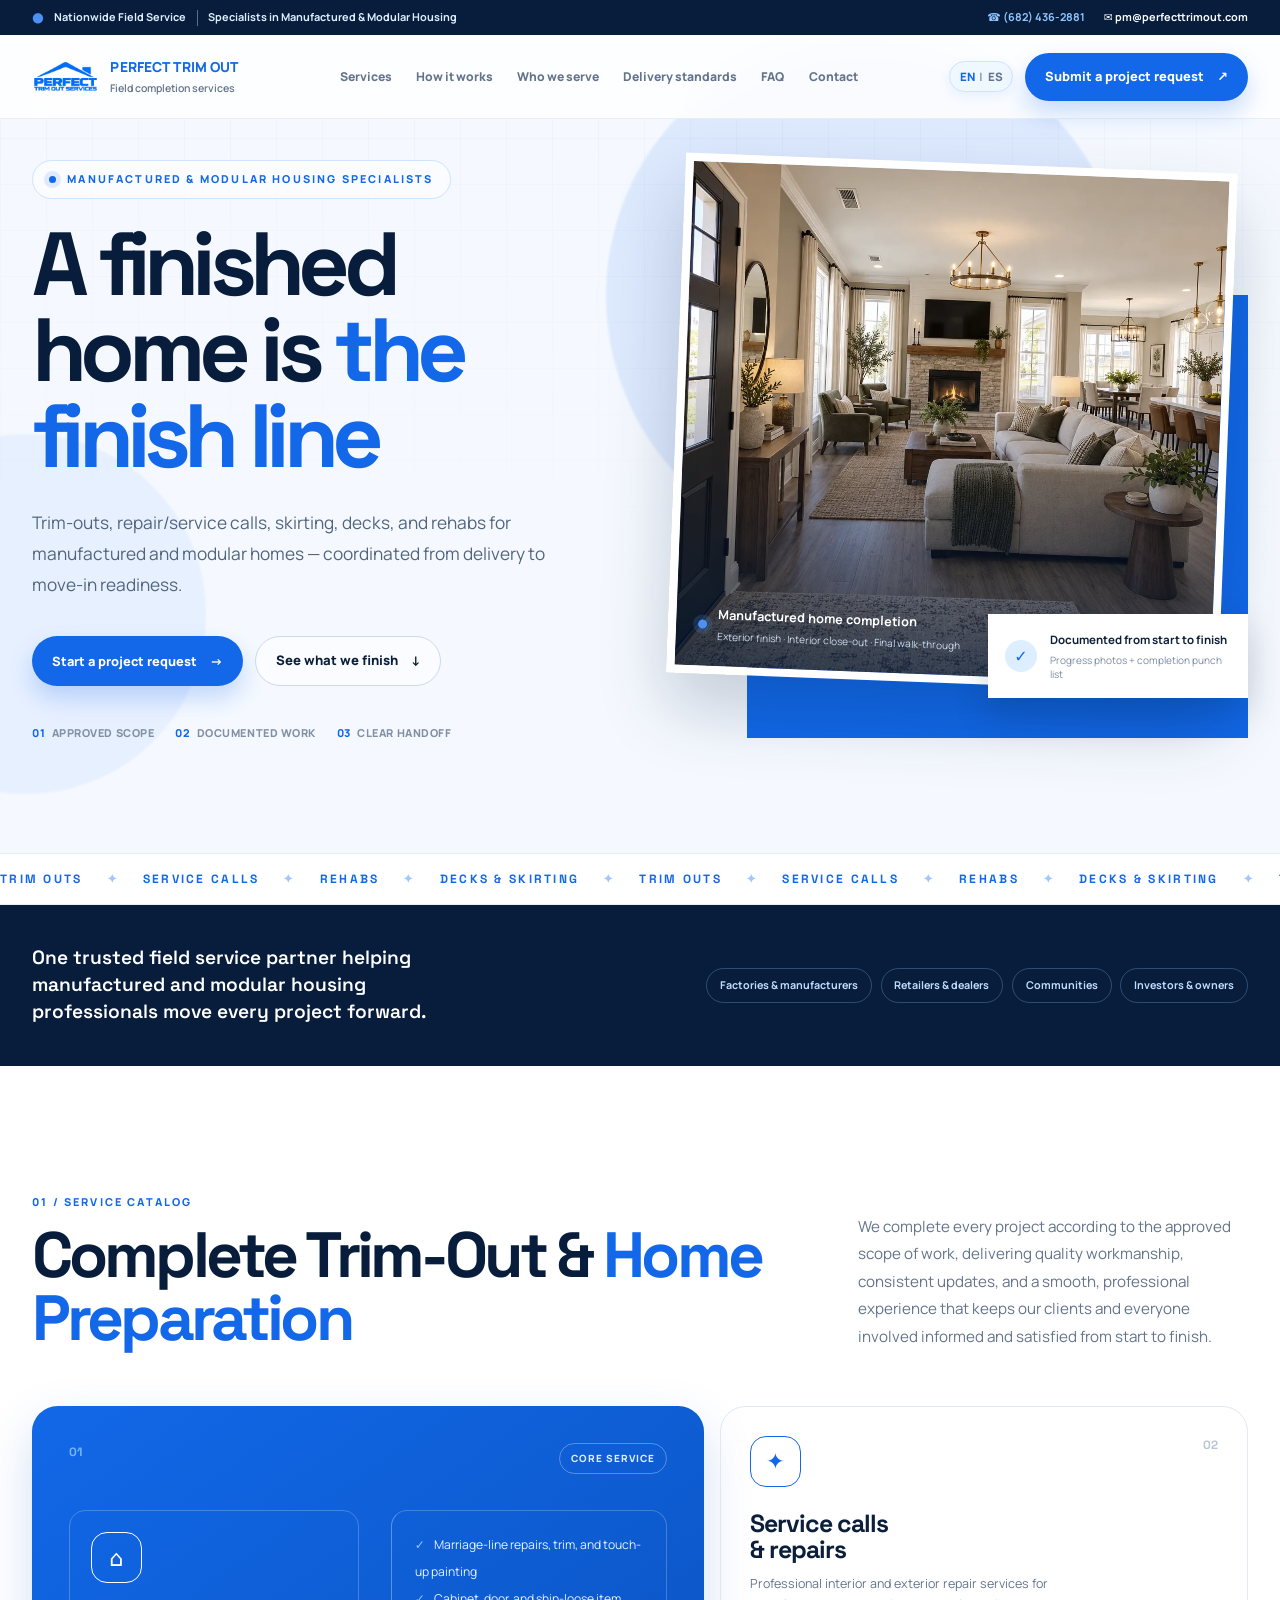
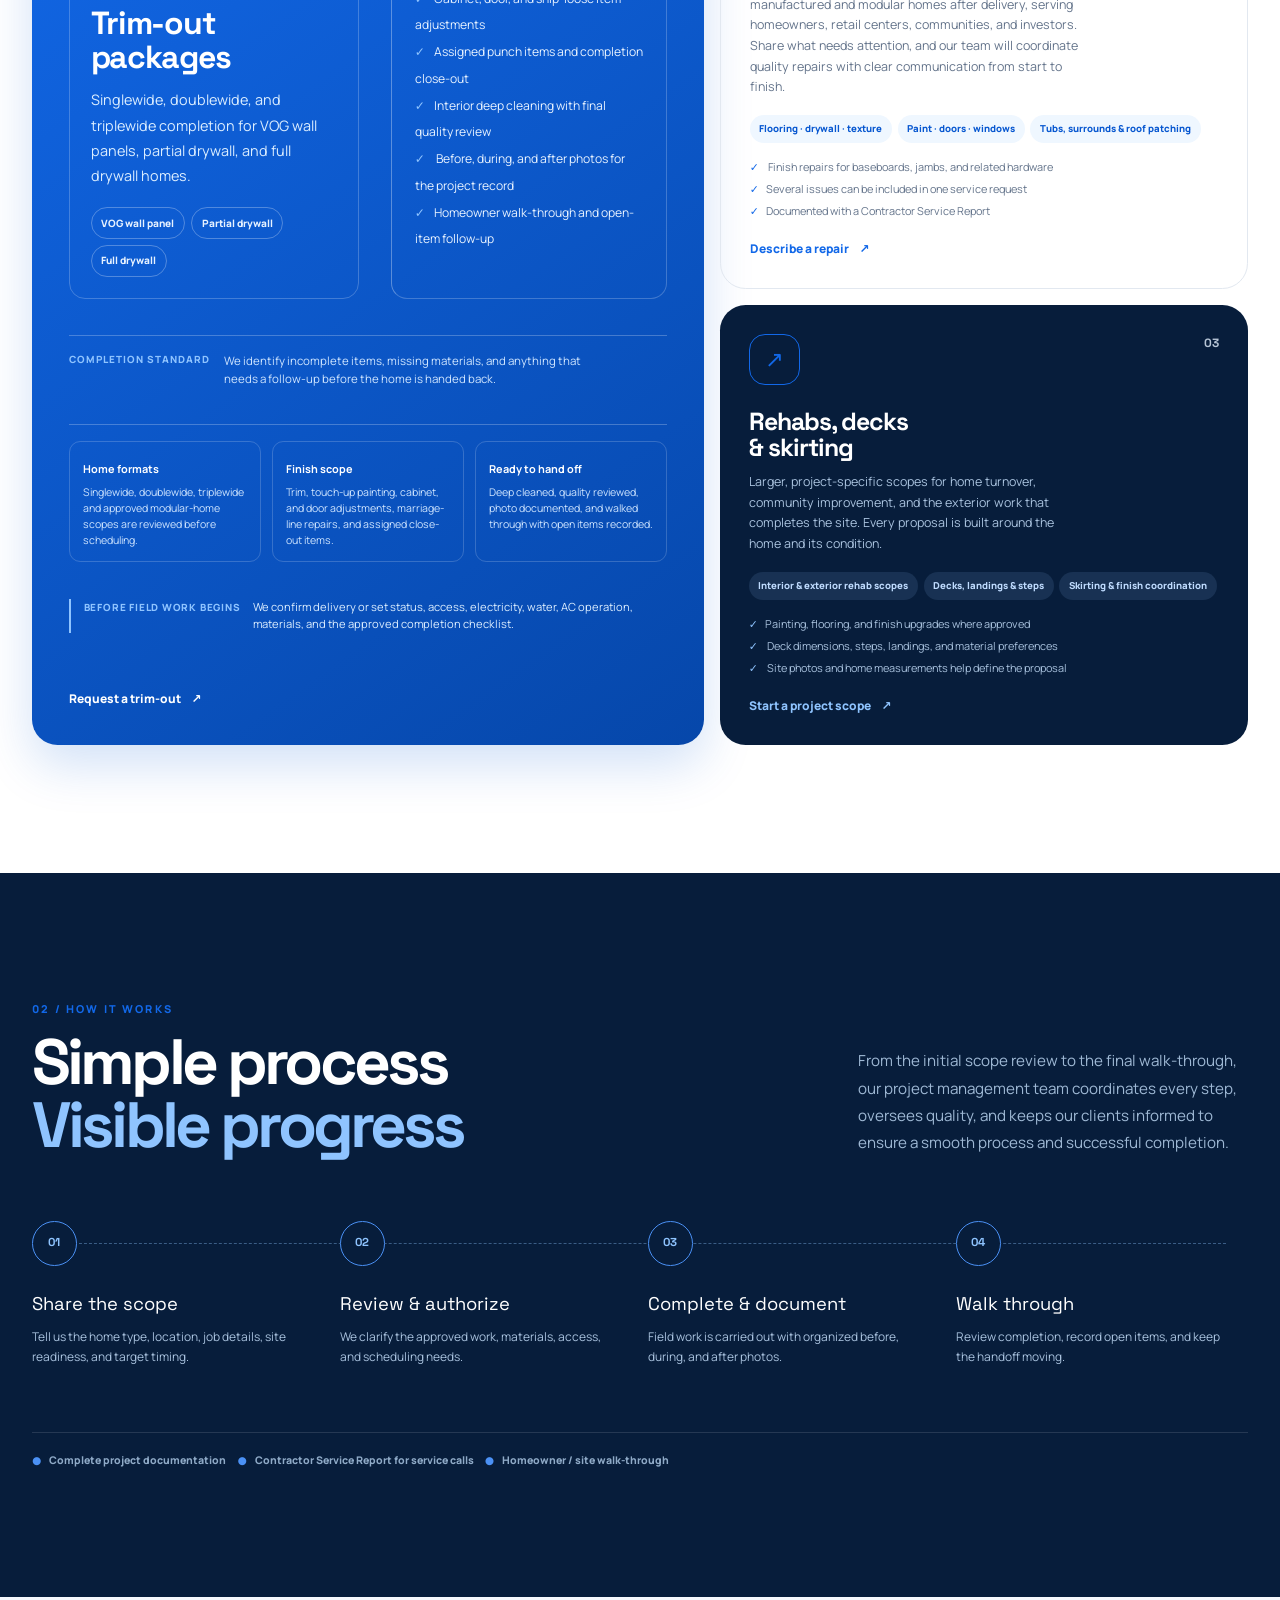
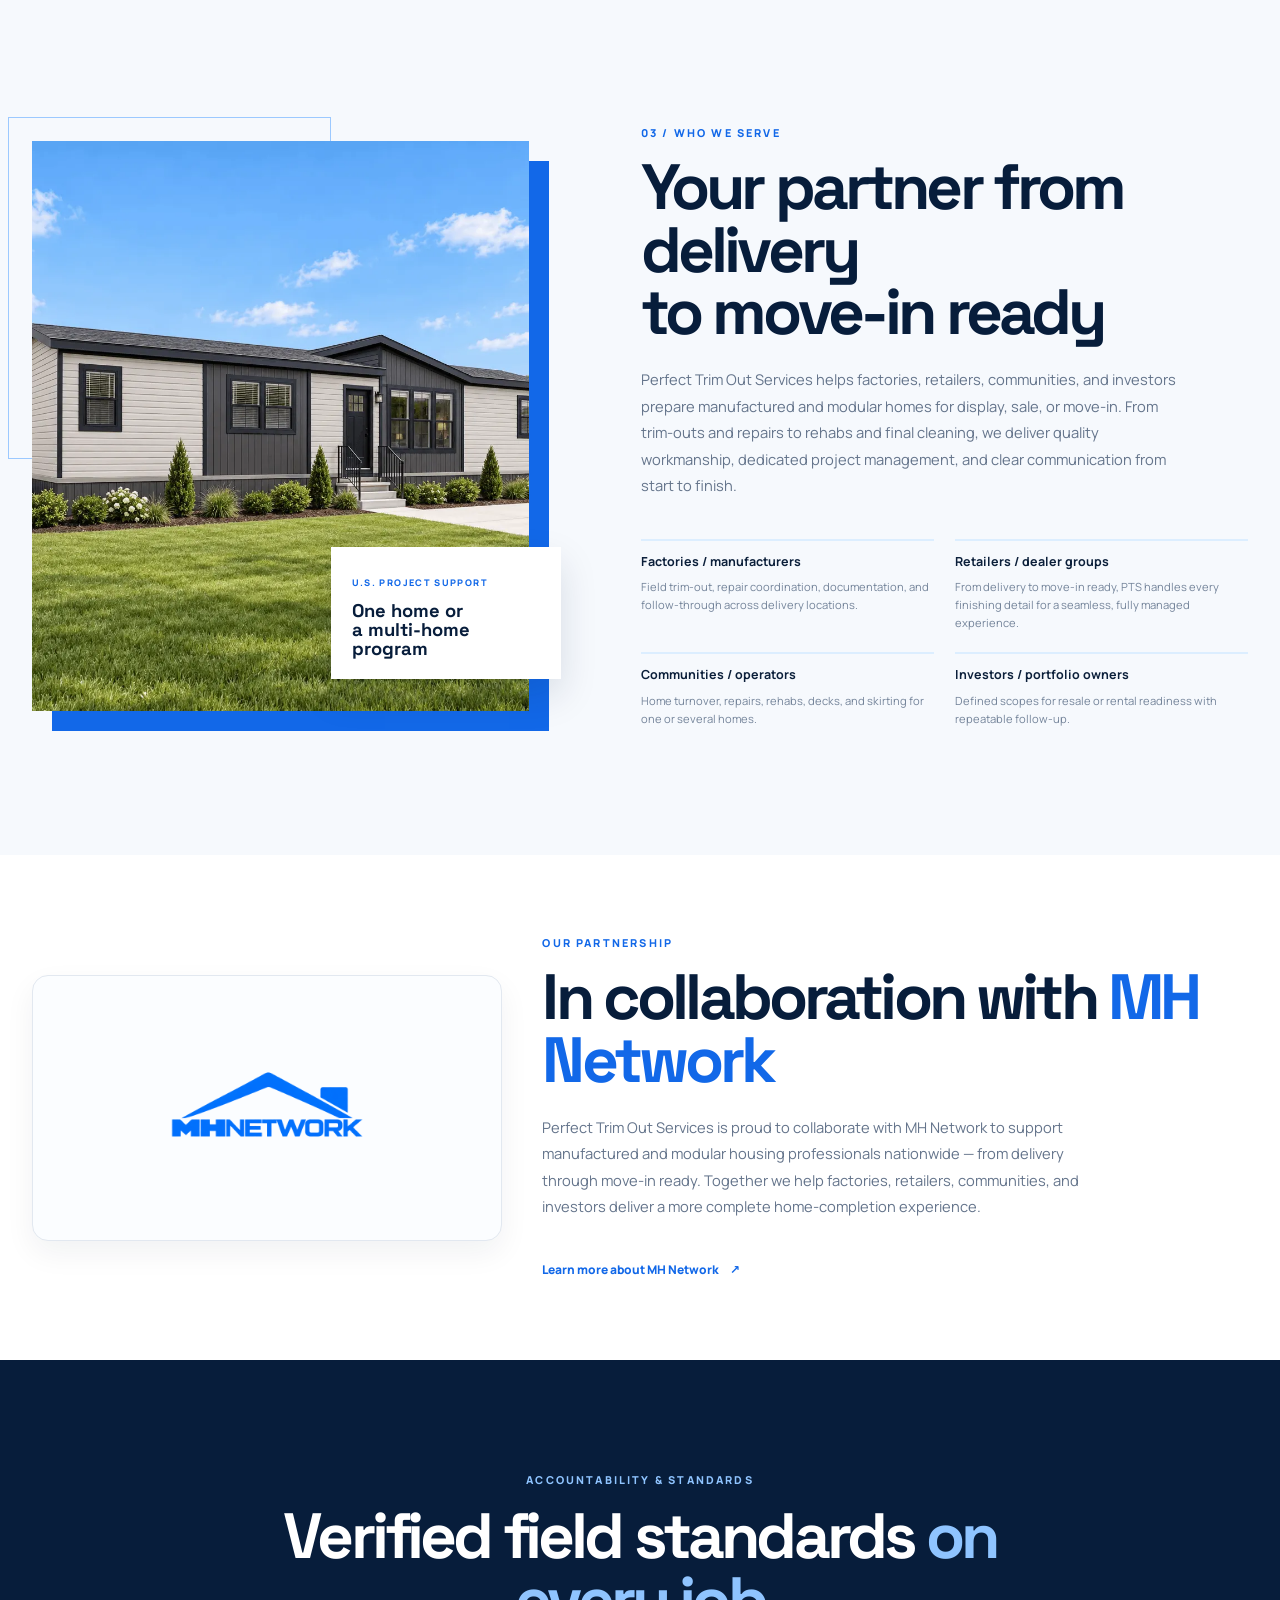
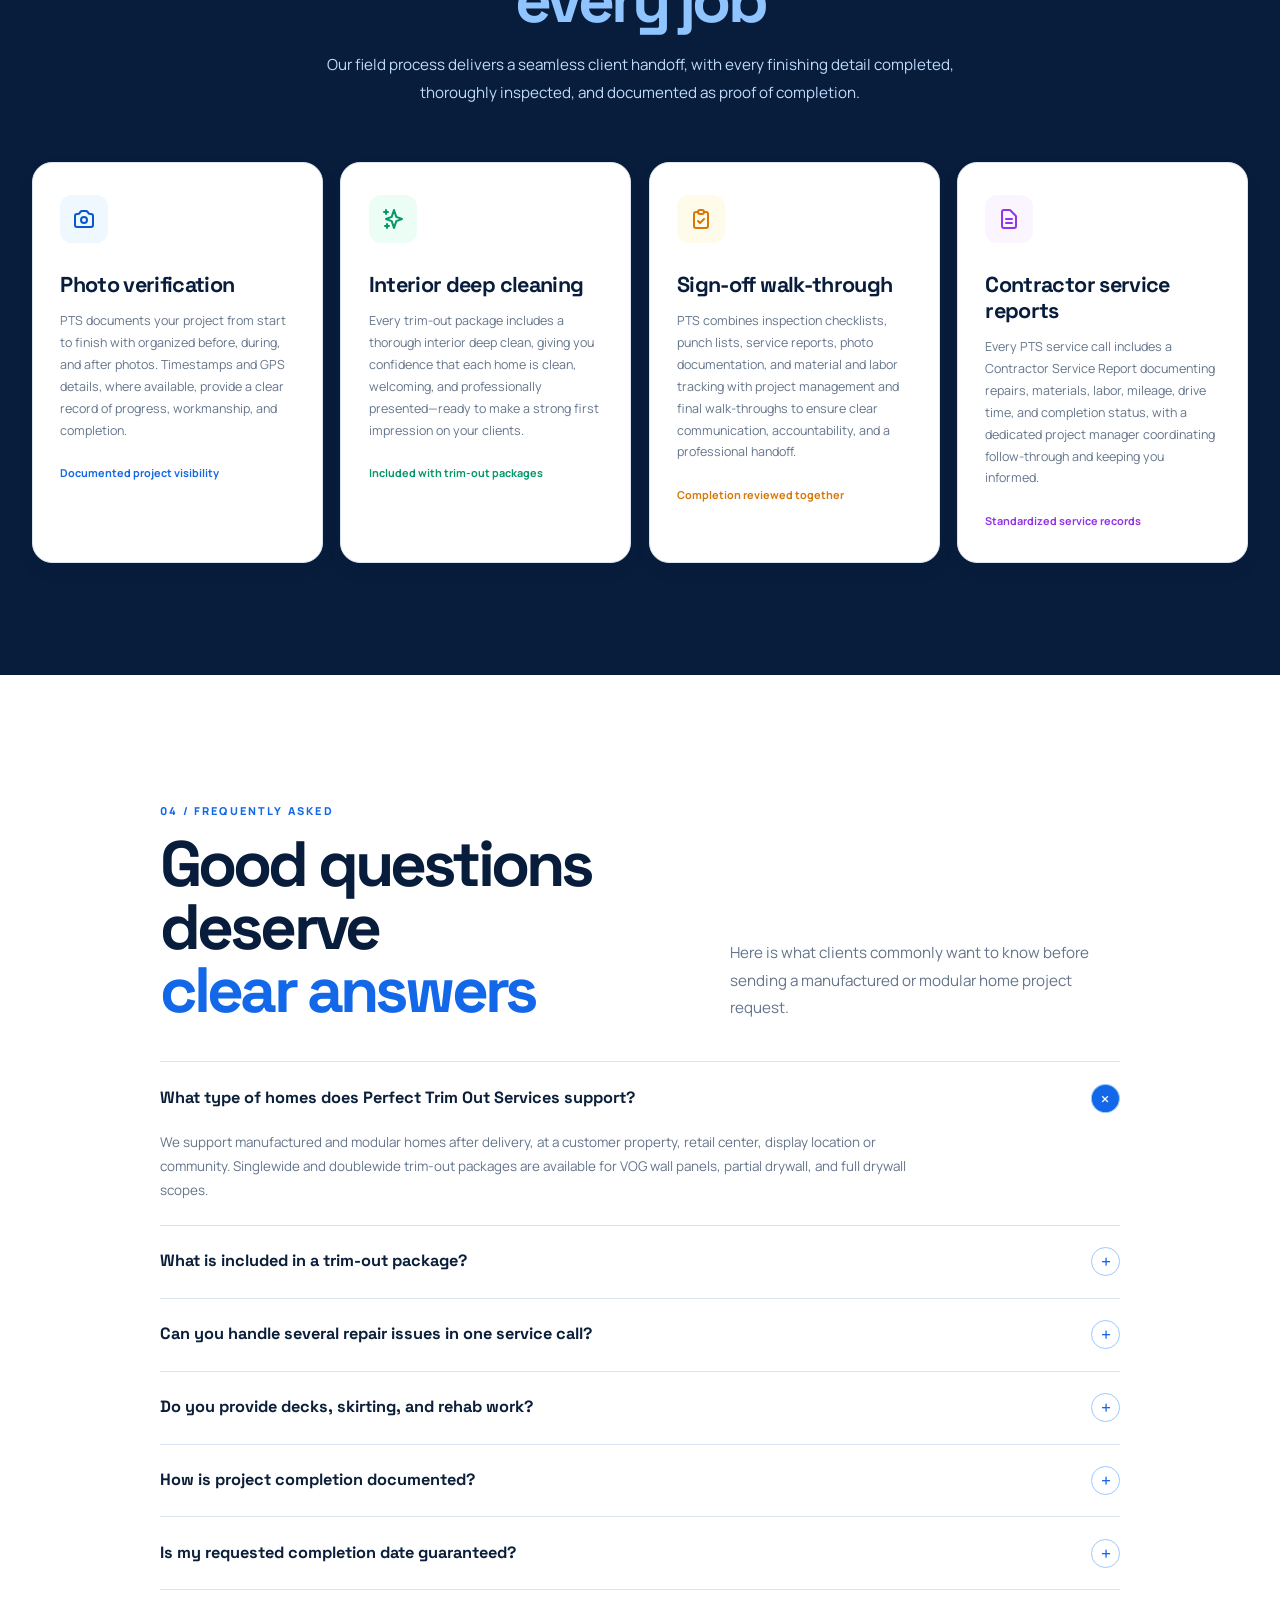
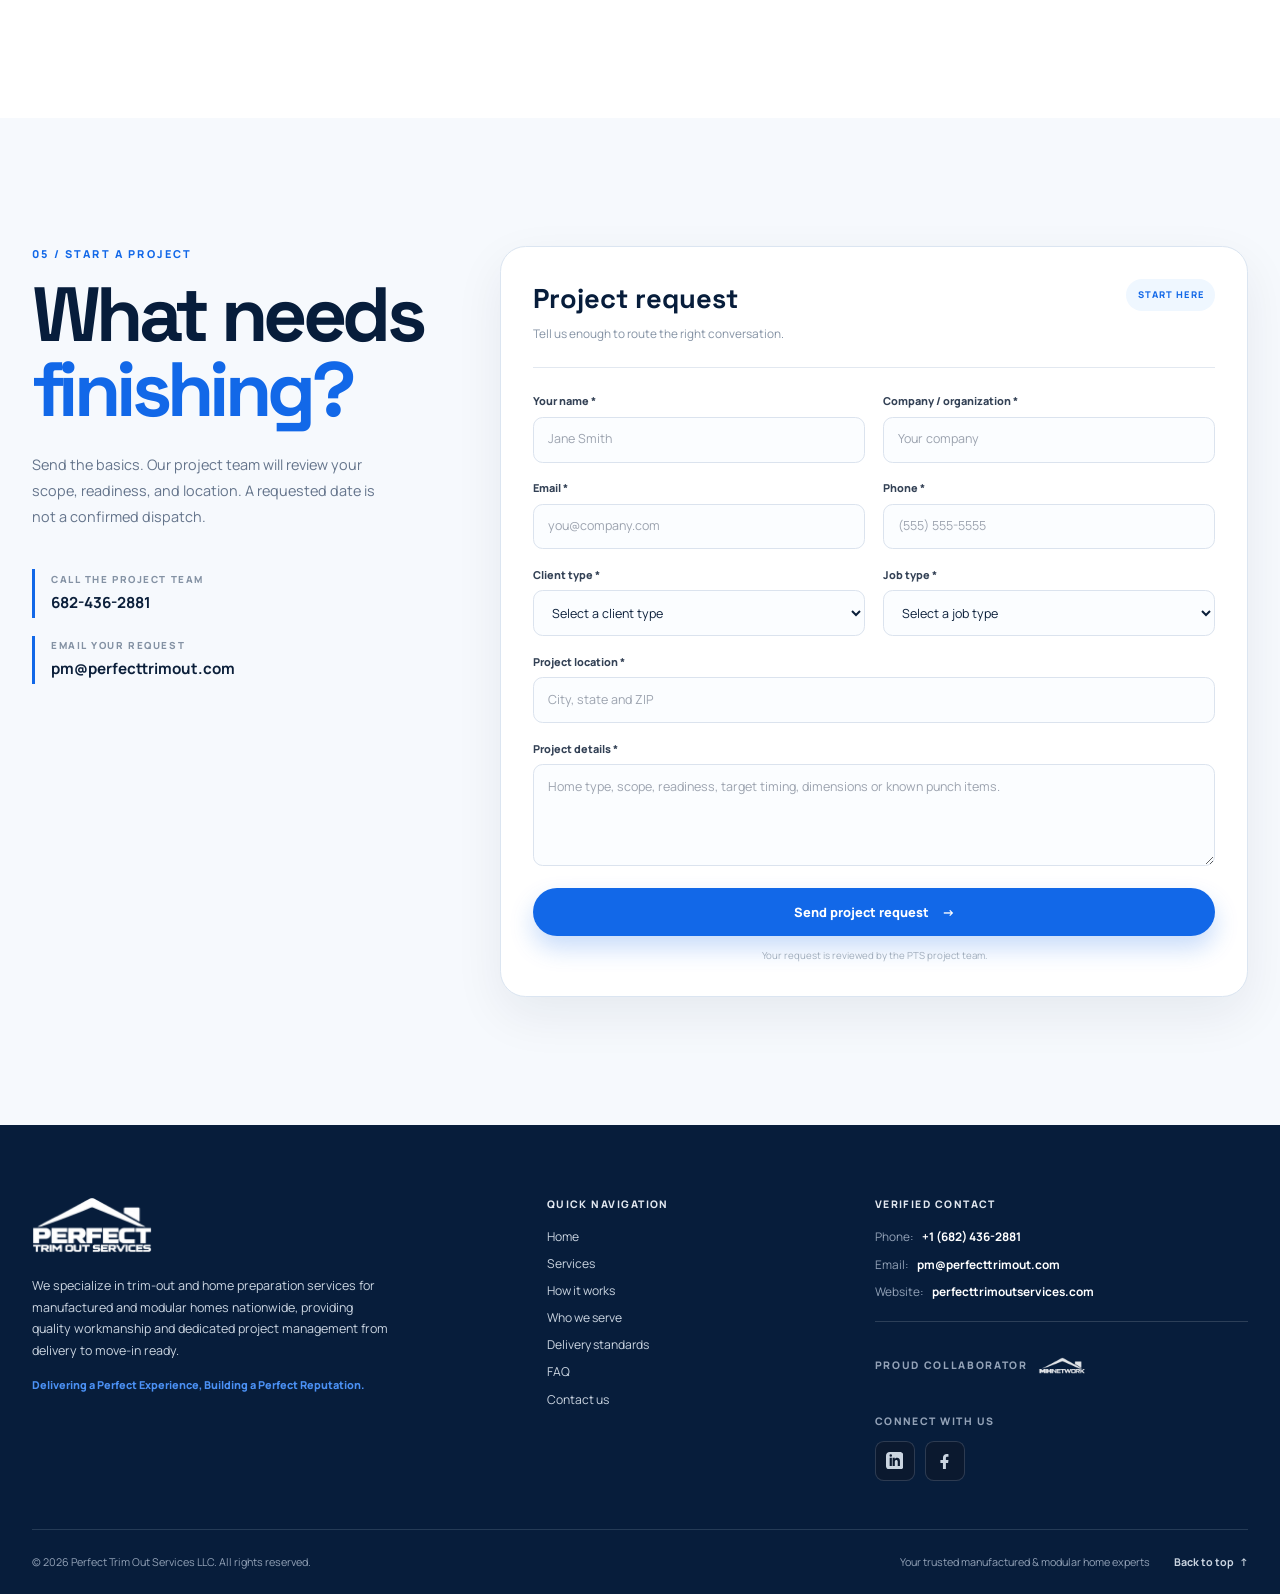
<file: index.html>
<!doctype html>
<html lang="en">
  <head>
    <meta charset="UTF-8" />
    <meta name="viewport" content="width=device-width, initial-scale=1.0" />
    <meta name="theme-color" content="#071d3b" />
    <meta
      name="description"
      content="Perfect Trim Out Services helps manufacturers, builders, and retailers complete manufactured and modular homes through professional trim-outs, repairs, rehabs, decks, and skirting services across the United States."
    />
    <meta
      name="keywords"
      content="manufactured home trim out, manufactured home repairs, modular home rehab, deck and skirting services, home completion services"
    />
    <meta name="robots" content="index, follow" />
    <link rel="canonical" href="https://www.perfecttrimoutservices.com/" />
    <link
      rel="alternate"
      hreflang="en"
      href="https://www.perfecttrimoutservices.com/"
    />
    <link
      rel="alternate"
      hreflang="es"
      href="https://www.perfecttrimoutservices.com/index-es.html"
    />
    <link
      rel="alternate"
      hreflang="x-default"
      href="https://www.perfecttrimoutservices.com/"
    />

    <meta
      property="og:title"
      content="Manufactured Home Trim-Out & Repair Services | Perfect Trim Out"
    />
    <meta
      property="og:description"
      content="Professional manufactured and modular home trim-outs, repairs, rehabs, and completion support for industry professionals."
    />
    <meta property="og:type" content="website" />
    <meta property="og:site_name" content="Perfect Trim Out Services" />
    <meta property="og:url" content="https://www.perfecttrimoutservices.com/" />
    <meta
      property="og:image"
      content="https://www.perfecttrimoutservices.com/assets/social-preview.webp"
    />
    <meta
      property="og:image:alt"
      content="Perfect Trim Out Services - Manufactured and Modular Home Completion"
    />
    <meta property="og:locale" content="en_US" />
    <!-- favicon -->
    <link rel="icon" type="image/svg+xml" href="assets/favicon.svg" />
    <link rel="icon" type="image/png" sizes="64x64" href="assets/favicon.png" />
    <link
      rel="apple-touch-icon"
      sizes="192x192"
      href="assets/favicon-192.png"
    />
    <title>
      Manufactured Home Trim-Out & Repair Services | Perfect Trim Out
    </title>
    <link
      rel="preload"
      as="image"
      href="assets/Hero-img-1.webp"
      fetchpriority="high"
    />
    <link rel="stylesheet" href="assets/tailwind.min.css" />
    <link rel="preconnect" href="https://fonts.googleapis.com" />
    <link rel="preconnect" href="https://fonts.gstatic.com" crossorigin />
    <link
      href="https://fonts.googleapis.com/css2?family=Manrope:wght@400;500;600;700;800&family=Space+Grotesk:wght@500;600;700&display=swap"
      rel="stylesheet"
    />
    <link rel="stylesheet" href="styles.css" />

    <script type="application/ld+json">
      {
        "@context": "https://schema.org",
        "@graph": [
          {
            "@type": "WebSite",
            "@id": "https://www.perfecttrimoutservices.com/#website",
            "url": "https://www.perfecttrimoutservices.com/",
            "name": "Perfect Trim Out Services",
            "inLanguage": ["en", "es"],
            "publisher": {
              "@id": "https://www.perfecttrimoutservices.com/#business"
            }
          },
          {
            "@type": "ProfessionalService",
            "@id": "https://www.perfecttrimoutservices.com/#business",
            "name": "Perfect Trim Out Services",
            "legalName": "Perfect Trim Out Services LLC",
            "url": "https://www.perfecttrimoutservices.com/",
            "logo": "https://www.perfecttrimoutservices.com/assets/perfect-trim-out-services-logo.jpg",
            "image": "https://www.perfecttrimoutservices.com/assets/social-preview.webp",
            "description": "Perfect Trim Out Services provides manufactured and modular home trim-outs, repair and service calls, rehabs, decks, and skirting across the United States and Canada.",
            "slogan": "Delivering a Perfect Experience, Building a Perfect Reputation.",
            "email": "pm@perfecttrimout.com",
            "telephone": "+1-682-436-2881",
            "priceRange": "$$",
            "areaServed": [
              { "@type": "Country", "name": "United States" },
              { "@type": "Country", "name": "Canada" }
            ],
            "knowsAbout": [
              "Manufactured home trim-outs",
              "Modular home completion",
              "Manufactured home repairs",
              "Manufactured home rehabs",
              "Deck installation",
              "Skirting services",
              "Home completion services"
            ],
            "audience": {
              "@type": "BusinessAudience",
              "audienceType": "Manufactured home manufacturers, retailers, communities, and investors"
            },
            "sameAs": [
              "https://www.linkedin.com/in/perfect-trim-out-services-070607345/",
              "https://www.facebook.com/p/Perfect-Trim-Out-Services-61568503282182/"
            ],
            "contactPoint": {
              "@type": "ContactPoint",
              "contactType": "customer service",
              "telephone": "+1-682-436-2881",
              "email": "pm@perfecttrimout.com",
              "availableLanguage": ["English", "Spanish"]
            },
            "hasOfferCatalog": {
              "@type": "OfferCatalog",
              "name": "Manufactured and modular home services",
              "itemListElement": [
                {
                  "@type": "Offer",
                  "itemOffered": {
                    "@type": "Service",
                    "name": "Manufactured Home Trim-Out Packages",
                    "description": "Singlewide, doublewide, and triplewide trim-out for VOG wall panel, partial drywall, and full drywall homes, including marriage-line repairs, touch-up painting, punch items, deep cleaning, photo documentation, and walk-through."
                  }
                },
                {
                  "@type": "Offer",
                  "itemOffered": {
                    "@type": "Service",
                    "name": "Service Calls and Repairs",
                    "description": "Interior and exterior repairs for manufactured and modular homes, including flooring, drywall, texture, paint, doors, windows, tubs, surrounds, and roof patching, documented with a Contractor Service Report."
                  }
                },
                {
                  "@type": "Offer",
                  "itemOffered": {
                    "@type": "Service",
                    "name": "Home Rehabs",
                    "description": "Interior and exterior rehab scopes for home turnover, resale, or rental readiness."
                  }
                },
                {
                  "@type": "Offer",
                  "itemOffered": {
                    "@type": "Service",
                    "name": "Deck Installation",
                    "description": "Project-specific deck proposals including steps and landings."
                  }
                },
                {
                  "@type": "Offer",
                  "itemOffered": {
                    "@type": "Service",
                    "name": "Manufactured Home Skirting",
                    "description": "Skirting installation and finish coordination for manufactured homes."
                  }
                }
              ]
            }
          },
          {
            "@type": "FAQPage",
            "mainEntity": [
              {
                "@type": "Question",
                "name": "What type of homes does Perfect Trim Out Services support?",
                "acceptedAnswer": {
                  "@type": "Answer",
                  "text": "We support manufactured and modular homes after delivery, at a customer property, retail center, display location or community. Singlewide and doublewide trim-out packages are available for VOG wall panels, partial drywall, and full drywall scopes."
                }
              },
              {
                "@type": "Question",
                "name": "What is included in a trim-out package?",
                "acceptedAnswer": {
                  "@type": "Answer",
                  "text": "Approved trim-out work may include marriage-line repairs, trim, touch-up painting, cabinet and door adjustments, ship-loose items, assigned punch items, interior deep cleaning, final quality review, project photos, and a completion walk-through. The exact work is confirmed in the approved scope."
                }
              },
              {
                "@type": "Question",
                "name": "Can you handle several repair issues in one service call?",
                "acceptedAnswer": {
                  "@type": "Answer",
                  "text": "Yes. Send the issue list, room or location, known quantities, photos, and the target outcome. Service calls can cover approved flooring, drywall, and texture, paint, doors, jambs, baseboards, windows, hardware, tub or surround repairs, and roof patching."
                }
              },
              {
                "@type": "Question",
                "name": "Do you provide decks, skirting, and rehab work?",
                "acceptedAnswer": {
                  "@type": "Answer",
                  "text": "Yes, these are handled through project-specific written proposals. Helpful details include home dimensions, deck length and width, height, skirting perimeter, material preferences, steps or landings, and clear site photos."
                }
              },
              {
                "@type": "Question",
                "name": "How is project completion documented?",
                "acceptedAnswer": {
                  "@type": "Answer",
                  "text": "Trim-outs use the assigned walk-through checklist, organized before, during, and after photos, and a completion punch list. Service calls use a Contractor Service Report."
                }
              },
              {
                "@type": "Question",
                "name": "Is my requested completion date guaranteed?",
                "acceptedAnswer": {
                  "@type": "Answer",
                  "text": "No. A requested date helps the team review scheduling, but it is not a confirmed dispatch. Timing is confirmed only after the scope, site readiness, access, materials, and crew availability have been reviewed."
                }
              }
            ]
          }
        ]
      }
    </script>
  </head>
  <body class="bg-white text-ink antialiased">
    <header class="site-header" id="site-header">
      <div class="header-topbar">
        <div
          class="mx-auto flex max-w-7xl items-center justify-between px-5 lg:px-8"
        >
          <div class="header-topbar-message">
            <span>●</span> Nationwide Field Service <i></i> Specialists in
            Manufactured & Modular Housing
          </div>
          <div class="header-topbar-contact">
            <a href="tel:+16824362881">☎ <span>(682) 436-2881</span></a>
            <a href="mailto:pm@perfecttrimout.com"
              >✉ <span>pm@perfecttrimout.com</span></a
            >
          </div>
        </div>
      </div>
      <nav
        class="mx-auto flex max-w-7xl items-center justify-between px-5 py-2 lg:px-8"
        aria-label="Main navigation"
      >
        <a
          href="#top"
          class="brand-lockup"
          aria-label="Perfect Trim Out Services home"
        >
          <img
            src="assets/perfect-trim-out-services-logo.jpg"
            alt="Perfect Trim Out Services"
            class="brand-logo"
          />
          <span
            ><b>PERFECT TRIM OUT</b
            ><small>Field completion services</small></span
          >
        </a>
        <div class="nav-links" id="nav-links">
          <!-- <a class="nav-link active" data-section="top" href="#top">Home</a> -->
          <a class="nav-link" data-section="services" href="#services"
            >Services</a
          >
          <a class="nav-link" data-section="process" href="#process"
            >How it works</a
          >
          <a class="nav-link" data-section="coverage" href="#coverage"
            >Who we serve</a
          >
          <a class="nav-link" data-section="standards" href="#standards"
            >Delivery standards</a
          >
          <a class="nav-link" data-section="faq" href="#faq">FAQ</a>
          <a class="nav-link" data-section="contact" href="#contact">Contact</a>
        </div>
        <div class="flex items-center gap-3">
          <div class="language-switch" aria-label="Language selection">
            <a href="index.html" aria-current="page">EN</a>
            <span aria-hidden="true">|</span>
            <a href="index-es.html">ES</a>
          </div>
          <a href="#contact" class="header-cta"
            >Submit a project request <span aria-hidden="true">↗</span></a
          >
          <button
            class="menu-button"
            id="menu-button"
            aria-label="Open menu"
            aria-expanded="false"
          >
            <span></span><span></span><span></span>
          </button>
        </div>
      </nav>
    </header>

    <main id="content">
      <section id="top" class="hero-shell" aria-labelledby="hero-title">
        <div class="hero-orb hero-orb-one"></div>
        <div class="hero-orb hero-orb-two"></div>
        <div
          class="mx-auto grid max-w-7xl items-center gap-12 px-5 pb-20 pt-32 lg:grid-cols-[.9fr_1.1fr] lg:px-8 lg:pb-28 lg:pt-40"
        >
          <div class="hero-copy reveal">
            <p class="eyebrow hero-eyebrow">
              <span class="pulse-dot"></span> Manufactured & Modular Housing
              Specialists
            </p>
            <h1 id="hero-title">A finished home is <em>the finish line</em></h1>
            <p class="hero-lede">
              Trim-outs, repair/service calls, skirting, decks, and rehabs for
              manufactured and modular homes — coordinated from delivery to
              move-in readiness.
            </p>
            <div class="mt-9 flex flex-col gap-3 sm:flex-row">
              <a href="#contact" class="primary-button"
                >Start a project request <span>→</span></a
              >
              <a href="#services" class="ghost-button"
                >See what we finish <span>↓</span></a
              >
            </div>
            <div class="hero-proof">
              <span><b>01</b> approved scope</span
              ><span><b>02</b> documented work</span
              ><span><b>03</b> clear handoff</span>
            </div>
          </div>
          <div class="hero-visual reveal reveal-delay">
            <!-- <div class="hero-frame">
              <div class="image-stamp">FIELD<br /><b>READY</b></div>
              <img
                src="assets/edited_output (1).png"
                alt="Manufactured home exterior with a clean finished facade"
              />
              <div class="hero-caption">
                <span class="caption-dot"></span
                ><span
                  ><b>Manufactured home completion</b
                  ><small
                    >Exterior finish · Interior close-out · Final
                    walk-through</small
                  ></span
                >
              </div>
            </div> -->

            <div class="hero-frame">
              <div class="hero-slideshow">
                <!-- First image: load immediately -->
                <img
                  class="hero-slide active"
                  src="assets/Hero-img-1.webp"
                  alt="Manufactured home exterior with a clean finished facade"
                  fetchpriority="high"
                  loading="eager"
                  decoding="async"
                  width="768"
                  height="768"
                />

                <!-- Remaining images: load when needed -->
                <img
                  class="hero-slide"
                  data-src="assets/Hero-img-2.webp"
                  alt="Manufactured home interior finishing"
                  decoding="async"
                />

                <img
                  class="hero-slide"
                  data-src="assets/Hero-img-3.webp"
                  alt="Manufactured home exterior and deck"
                  decoding="async"
                />

                <img
                  class="hero-slide"
                  data-src="assets/Hero-img-4.webp"
                  alt="Home completion and finishing work"
                  decoding="async"
                />
              </div>

              <!-- <div class="image-stamp">FIELD<br /><b>READY</b></div> -->

              <div class="hero-caption">
                <span class="caption-dot"></span>
                <span>
                  <b>Manufactured home completion</b>
                  <small>
                    Exterior finish · Interior close-out · Final walk-through
                  </small>
                </span>
              </div>
            </div>
            <div class="blue-slab"></div>
            <div class="floating-note">
              <span class="note-icon">✓</span
              ><span
                ><b>Documented from start to finish</b
                ><small>Progress photos + completion punch list</small></span
              >
            </div>
          </div>
        </div>
        <div class="marquee-wrap" aria-label="Our service focus">
          <div class="marquee-track">
            <span>TRIM OUTS</span><i>✦</i><span>SERVICE CALLS</span><i>✦</i
            ><span>REHABS</span><i>✦</i><span>DECKS & SKIRTING</span><i>✦</i>
            <span>TRIM OUTS</span><i>✦</i><span>SERVICE CALLS</span><i>✦</i
            ><span>REHABS</span><i>✦</i><span>DECKS & SKIRTING</span><i>✦</i>
            <span>TRIM OUTS</span><i>✦</i><span>SERVICE CALLS</span><i>✦</i
            ><span>REHABS</span><i>✦</i><span>DECKS & SKIRTING</span><i>✦</i>
            <span>TRIM OUTS</span><i>✦</i><span>SERVICE CALLS</span><i>✦</i
            ><span>REHABS</span><i>✦</i><span>DECKS & SKIRTING</span><i>✦</i>
          </div>
        </div>
      </section>

      <section class="intro-strip">
        <div
          class="mx-auto flex max-w-7xl flex-col gap-6 px-5 py-10 lg:flex-row lg:items-center lg:justify-between lg:px-8"
        >
          <p>
            One trusted field service partner helping manufactured and modular
            housing professionals move every project forward.
          </p>
          <div class="audience-pills">
            <span>Factories & manufacturers</span
            ><span>Retailers & dealers</span><span>Communities</span
            ><span>Investors & owners</span>
          </div>
        </div>
      </section>

      <section id="services" class="section-block scroll-mt-24">
        <div class="mx-auto max-w-7xl px-5 lg:px-8">
          <div class="section-heading reveal">
            <div>
              <p class="eyebrow">01 / Service catalog</p>
              <h2>Complete Trim-Out & <span>Home Preparation</span></h2>
            </div>
            <p>
              We complete every project according to the approved scope of work,
              delivering quality workmanship, consistent updates, and a smooth,
              professional experience that keeps our clients and everyone
              involved informed and satisfied from start to finish.
            </p>
          </div>
          <div class="service-mosaic">
            <article class="service-feature reveal">
              <div class="service-feature-top">
                <span class="service-index">01</span
                ><span class="service-tag">Core service</span>
              </div>
              <div class="service-feature-content">
                <div>
                  <div class="line-icon">⌂</div>
                  <h3>Trim-out packages</h3>
                  <p>
                    Singlewide, doublewide, and triplewide completion for VOG
                    wall panels, partial drywall, and full drywall homes.
                  </p>
                  <div class="package-types">
                    <span>VOG wall panel</span><span>Partial drywall</span
                    ><span>Full drywall</span>
                  </div>
                </div>
                <ul>
                  <li>Marriage-line repairs, trim, and touch-up painting</li>
                  <li>Cabinet, door, and ship-loose item adjustments</li>
                  <li>Assigned punch items and completion close-out</li>
                  <li>Interior deep cleaning with final quality review</li>
                  <li>
                    Before, during, and after photos for the project record
                  </li>
                  <li>Homeowner walk-through and open-item follow-up</li>
                </ul>
              </div>
              <div class="trimout-note">
                <span>Completion standard</span>
                <p>
                  We identify incomplete items, missing materials, and anything
                  that needs a follow-up before the home is handed back.
                </p>
              </div>
              <div class="trimout-panels">
                <div>
                  <b>Home formats</b>
                  <p>
                    Singlewide, doublewide, triplewide and approved modular-home
                    scopes are reviewed before scheduling.
                  </p>
                </div>
                <div>
                  <b>Finish scope</b>
                  <p>
                    Trim, touch-up painting, cabinet, and door adjustments,
                    marriage-line repairs, and assigned close-out items.
                  </p>
                </div>
                <div>
                  <b>Ready to hand off</b>
                  <p>
                    Deep cleaned, quality reviewed, photo documented, and walked
                    through with open items recorded.
                  </p>
                </div>
              </div>
              <div class="trimout-readiness">
                <span>Before field work begins</span>
                <p>
                  We confirm delivery or set status, access, electricity, water,
                  AC operation, materials, and the approved completion
                  checklist.
                </p>
              </div>
              <a href="#contact" class="text-link" style="color: #fff"
                >Request a trim-out <span>↗</span></a
              >
            </article>
            <article class="service-card reveal reveal-delay">
              <span class="service-index">02</span>
              <div class="line-icon">✦</div>
              <h3>Service calls<br />& repairs</h3>
              <p>
                Professional interior and exterior repair services for
                manufactured and modular homes after delivery, serving
                homeowners, retail centers, communities, and investors. Share
                what needs attention, and our team will coordinate quality
                repairs with clear communication from start to finish.
              </p>
              <div class="service-list">
                <span>Flooring · drywall · texture</span
                ><span>Paint · doors · windows </span
                ><span>Tubs, surrounds & roof patching</span>
              </div>
              <ul class="scope-details">
                <li>
                  Finish repairs for baseboards, jambs, and related hardware
                </li>
                <li>Several issues can be included in one service request</li>
                <li>Documented with a Contractor Service Report</li>
              </ul>
              <a href="#contact" class="text-link"
                >Describe a repair <span>↗</span></a
              >
            </article>
            <article class="service-card dark-card reveal reveal-delay-two">
              <span class="service-index">03</span>
              <div class="line-icon">↗</div>
              <h3>Rehabs, decks<br />& skirting</h3>
              <p>
                Larger, project-specific scopes for home turnover, community
                improvement, and the exterior work that completes the site.
                Every proposal is built around the home and its condition.
              </p>
              <div class="service-list">
                <span>Interior & exterior rehab scopes</span
                ><span>Decks, landings & steps</span
                ><span>Skirting & finish coordination</span>
              </div>
              <ul class="scope-details">
                <li>Painting, flooring, and finish upgrades where approved</li>
                <li>
                  Deck dimensions, steps, landings, and material preferences
                </li>
                <li>
                  Site photos and home measurements help define the proposal
                </li>
              </ul>
              <a href="#contact" class="text-link"
                >Start a project scope <span>↗</span></a
              >
            </article>
          </div>
        </div>
      </section>

      <section id="process" class="process-section scroll-mt-24">
        <div class="mx-auto max-w-7xl px-5 lg:px-8">
          <div class="section-heading dark-heading reveal">
            <div>
              <p class="eyebrow">02 / How it works</p>
              <h2>Simple process<br /><span>Visible progress</span></h2>
            </div>
            <p>
              From the initial scope review to the final walk-through, our
              project management team coordinates every step, oversees quality,
              and keeps our clients informed to ensure a smooth process and
              successful completion.
            </p>
          </div>
          <div class="process-line">
            <div class="process-card reveal">
              <span>01</span>
              <h3>Share the scope</h3>
              <p>
                Tell us the home type, location, job details, site readiness,
                and target timing.
              </p>
            </div>
            <div class="process-card reveal reveal-delay">
              <span>02</span>
              <h3>Review & authorize</h3>
              <p>
                We clarify the approved work, materials, access, and scheduling
                needs.
              </p>
            </div>
            <div class="process-card reveal reveal-delay-two">
              <span>03</span>
              <h3>Complete & document</h3>
              <p>
                Field work is carried out with organized before, during, and
                after photos.
              </p>
            </div>
            <div class="process-card reveal reveal-delay-three">
              <span>04</span>
              <h3>Walk through</h3>
              <p>
                Review completion, record open items, and keep the handoff
                moving.
              </p>
            </div>
          </div>
          <div class="process-bottom">
            <span>Complete project documentation</span
            ><span>Contractor Service Report for service calls</span
            ><span>Homeowner / site walk-through</span>
          </div>
        </div>
      </section>

      <section id="coverage" class="coverage-section scroll-mt-24">
        <div class="mx-auto max-w-7xl px-5 lg:px-8">
          <div class="coverage-grid">
            <div class="coverage-photo reveal">
              <img
                src="assets/who-we-serve-img.webp"
                alt="Manufactured home in a residential community"
              />
              <div class="photo-label">
                <span>U.S. PROJECT SUPPORT</span
                ><b>One home or<br />a multi-home program</b>
              </div>
            </div>
            <div class="coverage-copy reveal reveal-delay">
              <p class="eyebrow">03 / Who we serve</p>
              <h2>Your partner from delivery <br />to move-in ready</h2>

              <p>
                Perfect Trim Out Services helps factories, retailers,
                communities, and investors prepare manufactured and modular
                homes for display, sale, or move-in. From trim-outs and repairs
                to rehabs and final cleaning, we deliver quality workmanship,
                dedicated project management, and clear communication from start
                to finish.
              </p>
              <div class="coverage-list">
                <div>
                  <b>Factories / manufacturers</b
                  ><span
                    >Field trim-out, repair coordination, documentation, and
                    follow-through across delivery locations.</span
                  >
                </div>
                <div>
                  <b>Retailers / dealer groups</b
                  ><span
                    >From delivery to move-in ready, PTS handles every finishing
                    detail for a seamless, fully managed experience.</span
                  >
                </div>
                <div>
                  <b>Communities / operators</b
                  ><span
                    >Home turnover, repairs, rehabs, decks, and skirting for one
                    or several homes.</span
                  >
                </div>
                <div>
                  <b>Investors / portfolio owners</b
                  ><span
                    >Defined scopes for resale or rental readiness with
                    repeatable follow-up.</span
                  >
                </div>
              </div>
            </div>
          </div>
        </div>
      </section>

      <section id="partnership" class="partnership-section scroll-mt-24">
        <div class="mx-auto max-w-7xl px-5 lg:px-8">
          <div class="partnership-grid">
            <div class="partnership-logo reveal ">
              <img
                src="assets/MH-Network.png"
                alt="MH Network"
                loading="lazy"
                decoding="async"
              />
            </div>
            <div class="partnership-copy reveal reveal-delay">
              <p class="eyebrow">Our partnership</p>
              <h2>In collaboration with <span>MH Network</span></h2>
              <p>
                Perfect Trim Out Services is proud to collaborate with MH
                Network to support manufactured and modular housing
                professionals nationwide — from delivery through move-in ready.
                Together we help factories, retailers, communities, and
                investors deliver a more complete home-completion experience.
              </p>
              <a
                href="#coverage"
                rel="noopener noreferrer"
                class="text-link"
              >
                Learn more about MH Network <span aria-hidden="true">↗</span>
              </a>
            </div>
          </div>
        </div>
      </section>

      <section id="standards" class="proof-section process-section">
        <div class="mx-auto max-w-7xl px-5 lg:px-8">
          <div class="standards-heading reveal">
            <p class="eyebrow">Accountability & standards</p>
            <h2>Verified field standards <span>on every job</span></h2>
            <p>
              Our field process delivers a seamless client handoff, with every
              finishing detail completed, thoroughly inspected, and documented
              as proof of completion.
            </p>
          </div>
          <div class="standards-grid">
            <article class="standard-card reveal">
              <div
                class="w-12 h-12 rounded-xl bg-brand-50 text-brand-600 flex items-center justify-center mb-5"
              >
                <svg
                  class="w-6 h-6"
                  fill="none"
                  stroke="currentColor"
                  viewBox="0 0 24 24"
                >
                  <path
                    stroke-linecap="round"
                    stroke-linejoin="round"
                    stroke-width="2"
                    d="M3 9a2 2 0 012-2h.93a2 2 0 001.664-.89l.812-1.22A2 2 0 0110.07 4h3.86a2 2 0 011.664.89l.812 1.22A2 2 0 0018.07 7H19a2 2 0 012 2v9a2 2 0 01-2 2H5a2 2 0 01-2-2V9z"
                  />
                  <path
                    stroke-linecap="round"
                    stroke-linejoin="round"
                    stroke-width="2"
                    d="M15 13a3 3 0 11-6 0 3 3 0 016 0z"
                  />
                </svg>
              </div>
              <h3>Photo verification</h3>
              <p>
                PTS documents your project from start to finish with organized
                before, during, and after photos. Timestamps and GPS details,
                where available, provide a clear record of progress,
                workmanship, and completion.
              </p>
              <strong>Documented project visibility</strong>
            </article>
            <article class="standard-card reveal reveal-delay">
              <div
                class="w-12 h-12 rounded-xl bg-emerald-50 text-emerald-600 flex items-center justify-center mb-5"
              >
                <svg
                  class="w-6 h-6"
                  fill="none"
                  stroke="currentColor"
                  viewBox="0 0 24 24"
                >
                  <path
                    stroke-linecap="round"
                    stroke-linejoin="round"
                    stroke-width="2"
                    d="M5 3v4M3 5h4M6 17v4m-2-2h4m5-16l2.286 6.857L21 12l-5.714 2.143L13 21l-2.286-6.857L5 12l5.714-2.143L13 3z"
                  />
                </svg>
              </div>
              <h3 class="">Interior deep cleaning</h3>
              <p>
                Every trim-out package includes a thorough interior deep clean,
                giving you confidence that each home is clean, welcoming, and
                professionally presented—ready to make a strong first impression
                on your clients.
              </p>
              <strong style="color: #059669"
                >Included with trim-out packages</strong
              >
            </article>
            <article class="standard-card reveal reveal-delay-two">
              <div
                class="w-12 h-12 rounded-xl bg-amber-50 text-amber-600 flex items-center justify-center mb-5"
              >
                <svg
                  class="w-6 h-6"
                  fill="none"
                  stroke="currentColor"
                  viewBox="0 0 24 24"
                >
                  <path
                    stroke-linecap="round"
                    stroke-linejoin="round"
                    stroke-width="2"
                    d="M9 5H7a2 2 0 00-2 2v12a2 2 0 002 2h10a2 2 0 002-2V7a2 2 0 00-2-2h-2M9 5a2 2 0 002 2h2a2 2 0 002-2M9 5a2 2 0 012-2h2a2 2 0 012 2m-6 9l2 2 4-4"
                  />
                </svg>
              </div>
              <h3>Sign-off walk-through</h3>
              <p>
                PTS combines inspection checklists, punch lists, service
                reports, photo documentation, and material and labor tracking
                with project management and final walk-throughs to ensure clear
                communication, accountability, and a professional handoff.
              </p>
              <strong style="color: #d97706"
                >Completion reviewed together</strong
              >
            </article>
            <article class="standard-card reveal reveal-delay-three">
              <div
                class="w-12 h-12 rounded-xl bg-purple-50 text-purple-600 flex items-center justify-center mb-5"
              >
                <svg
                  class="w-6 h-6"
                  fill="none"
                  stroke="currentColor"
                  viewBox="0 0 24 24"
                >
                  <path
                    stroke-linecap="round"
                    stroke-linejoin="round"
                    stroke-width="2"
                    d="M9 12h6m-6 4h6m2 5H7a2 2 0 01-2-2V5a2 2 0 012-2h5.586a1 1 0 01.707.293l5.414 5.414a1 1 0 01.293.707V19a2 2 0 01-2 2z"
                  />
                </svg>
              </div>
              <h3>Contractor service reports</h3>
              <p>
                Every PTS service call includes a Contractor Service Report
                documenting repairs, materials, labor, mileage, drive time, and
                completion status, with a dedicated project manager coordinating
                follow-through and keeping you informed.
              </p>
              <strong style="color: #9333ea"
                >Standardized service records</strong
              >
            </article>
          </div>
        </div>
      </section>

      <section id="faq" class="faq-section scroll-mt-24">
        <div class="mx-auto max-w-5xl px-5 lg:px-8">
          <div class="section-heading faq-heading reveal">
            <div>
              <p class="eyebrow">04 / Frequently asked</p>
              <h2>Good questions deserve<br /><span>clear answers</span></h2>
            </div>
            <p>
              Here is what clients commonly want to know before sending a
              manufactured or modular home project request.
            </p>
          </div>
          <div class="faq-list reveal reveal-delay">
            <details open>
              <summary>
                What type of homes does Perfect Trim Out Services support?<span
                  >+</span
                >
              </summary>
              <p>
                We support manufactured and modular homes after delivery, at a
                customer property, retail center, display location or community.
                Singlewide and doublewide trim-out packages are available for
                VOG wall panels, partial drywall, and full drywall scopes.
              </p>
            </details>
            <details>
              <summary>
                What is included in a trim-out package?<span>+</span>
              </summary>
              <p>
                Approved trim-out work may include marriage-line repairs, trim,
                touch-up painting, cabinet, and door adjustments, ship-loose
                items, assigned punch items, interior deep cleaning, final
                quality review, project photos, and a completion walk-through.
                The exact work is confirmed in the approved scope.
              </p>
            </details>
            <details>
              <summary>
                Can you handle several repair issues in one service call?<span
                  >+</span
                >
              </summary>
              <p>
                Yes. Send the issue list, room or location, known quantities,
                photos, and the target outcome. Service calls can cover approved
                flooring, drywall, and texture, paint, doors, jambs, baseboards,
                windows, hardware, tub or surround repairs, and roof patching.
              </p>
            </details>
            <details>
              <summary>
                Do you provide decks, skirting, and rehab work?<span>+</span>
              </summary>
              <p>
                Yes, these are handled through project-specific written
                proposals. Helpful details include home dimensions, deck length,
                and width, height, skirting perimeter, material preferences,
                steps or landings, and clear site photos.
              </p>
            </details>
            <details>
              <summary>
                How is project completion documented?<span>+</span>
              </summary>
              <p>
                Trim-outs use the assigned walk-through checklist, organized
                before/during/after photos, and a completion punch list. Service
                calls use a Contractor Service Report. Photos and project
                records are organized through the approved project documentation
                workflow.
              </p>
            </details>
            <details>
              <summary>
                Is my requested completion date guaranteed?<span>+</span>
              </summary>
              <p>
                No. A requested date helps the team review scheduling, but it is
                not a confirmed dispatch. Timing is confirmed only after the
                scope, site readiness, access, materials, and crew availability
                have been reviewed.
              </p>
            </details>
          </div>
        </div>
      </section>

      <section id="contact" class="contact-section scroll-mt-24">
        <div
          class="mx-auto grid max-w-7xl gap-12 px-5 lg:grid-cols-[.72fr_1.28fr] lg:px-8"
        >
          <div class="contact-copy reveal">
            <p class="eyebrow">05 / Start a project</p>
            <h2>What needs<br /><span>finishing?</span></h2>
            <p>
              Send the basics. Our project team will review your scope,
              readiness, and location. A requested date is not a confirmed
              dispatch.
            </p>
            <div class="contact-details">
              <a href="tel:+16824362881"
                ><small>Call the project team</small><b>682-436-2881</b></a
              ><a href="mailto:pm@perfecttrimout.com"
                ><small>Email your request</small
                ><b>pm@perfecttrimout.com</b></a
              >
            </div>
          </div>
          <form
            id="project-form"
            class="project-form reveal reveal-delay"
            action="https://formsubmit.co/ajax/pm@perfecttrimout.com"
            method="POST"
            novalidate
          >
            <input
              type="hidden"
              name="_subject"
              value="New Project Request - Perfect Trim Out Services"
            />
            <input type="hidden" name="_template" value="table" />
            <input type="hidden" name="_captcha" value="false" />

            <input
              type="text"
              name="_honey"
              style="display: none"
              tabindex="-1"
              autocomplete="off"
              aria-hidden="true"
            />

            <div class="form-heading">
              <div>
                <h3>Project request</h3>
                <p>Tell us enough to route the right conversation.</p>
              </div>
              <span>START HERE</span>
            </div>

            <div class="form-grid">
              <label class="field">
                <span>Your name *</span>
                <input
                  required
                  name="name"
                  type="text"
                  placeholder="Jane Smith"
                  autocomplete="name"
                />
              </label>

              <label class="field">
                <span>Company / organization *</span>
                <input
                  required
                  name="company"
                  type="text"
                  placeholder="Your company"
                  autocomplete="organization"
                />
              </label>

              <label class="field">
                <span>Email *</span>
                <input
                  required
                  name="email"
                  type="email"
                  placeholder="you@company.com"
                  autocomplete="email"
                />
              </label>

              <label class="field">
                <span>Phone *</span>
                <input
                  required
                  name="phone"
                  type="tel"
                  placeholder="(555) 555-5555"
                  autocomplete="tel"
                />
              </label>

              <label class="field">
                <span>Client type *</span>
                <select required name="clientType">
                  <option value="">Select a client type</option>
                  <option>Factory / manufacturer</option>
                  <option>Retailer / dealer</option>
                  <option>Community / operator</option>
                  <option>Investor / owner</option>
                  <option>Other</option>
                </select>
              </label>

              <label class="field">
                <span>Job type *</span>
                <select required name="jobType">
                  <option value="">Select a job type</option>
                  <option>Trim-out package</option>
                  <option>Service call / repair</option>
                  <option>Rehab / turnover</option>
                  <option>Deck or skirting proposal</option>
                  <option>Ongoing service coverage</option>
                </select>
              </label>

              <label class="field sm:col-span-2">
                <span>Project location *</span>
                <input
                  required
                  name="location"
                  type="text"
                  placeholder="City, state and ZIP"
                  autocomplete="address-level2"
                />
              </label>

              <label class="field sm:col-span-2">
                <span>Project details *</span>
                <textarea
                  required
                  name="message"
                  rows="4"
                  placeholder="Home type, scope, readiness, target timing, dimensions or known punch items."
                ></textarea>
              </label>
            </div>

            <button type="submit" class="primary-button form-button">
              Send project request <span>→</span>
            </button>

            <p
              id="form-status"
              class="hidden"
              role="status"
              aria-live="polite"
            ></p>

            <p class="form-disclaimer">
              Your request is reviewed by the PTS project team.
            </p>
          </form>
        </div>
      </section>
    </main>
    <footer class="site-footer">
      <div class="mx-auto max-w-7xl px-5 sm:px-6 lg:px-8">
        <div class="footer-grid">
          <div class="footer-identity">
            <a
              href="#top"
              class="footer-logo"
              aria-label="Perfect Trim Out Services home"
            >
              <img
                src="assets/logo-white.png"
                alt="Perfect Trim Out Services"
              />
            </a>
            <p>
              We specialize in trim-out and home preparation services for
              manufactured and modular homes nationwide, providing quality
              workmanship and dedicated project management from delivery to
              move-in ready.
            </p>
            <div class="supporting-message">
              <span
                >Delivering a Perfect Experience, Building a Perfect
                Reputation.</span
              >
            </div>
          </div>

          <div>
            <h4 class="footer-heading">Quick navigation</h4>
            <ul class="footer-links">
              <li><a href="#top">Home</a></li>
              <li><a href="#services">Services</a></li>
              <li><a href="#process">How it works</a></li>
              <li><a href="#coverage">Who we serve</a></li>
              <li><a href="#standards">Delivery standards</a></li>
              <li><a href="#faq">FAQ</a></li>
              <li><a href="#contact">Contact us</a></li>
            </ul>
          </div>

          <div>
            <h4 class="footer-heading">Verified contact</h4>
            <div class="footer-contact">
              <p>
                <span>Phone:</span
                ><a href="tel:+16824362881">+1 (682) 436-2881</a>
              </p>
              <p>
                <span>Email:</span
                ><a href="mailto:pm@perfecttrimout.com"
                  >pm@perfecttrimout.com</a
                >
              </p>
              <p>
                <span>Website:</span
                ><a
                  href="https://www.perfecttrimoutservices.com/"
                  target="_blank"
                  rel="noopener noreferrer"
                  >perfecttrimoutservices.com</a
                >
              </p>
            </div>
            <div class="footer-collaborator">
              <span class="footer-collaborator-label">Proud collaborator</span>
              <a
                href="#"
                rel="noopener noreferrer"
                class="footer-collaborator-logo"
                aria-label="MH Network — opens in a new tab"
              >
                <img
                  src="assets/mh-network-footer-log.png"
                  alt="MH Network"
                  height="36"
                  loading="lazy"
                  decoding="async"
                />
              </a>
            </div>
            <span class="footer-heading footer-social-label"
              >Connect with us</span
            >
            <div class="footer-social">
              <a
                href="https://www.linkedin.com/in/perfect-trim-out-services-070607345/"
                target="_blank"
                rel="noopener noreferrer"
                aria-label="Perfect Trim Out Services LinkedIn profile"
              >
                <svg viewBox="0 0 24 24" aria-hidden="true">
                  <path
                    d="M19 0H5C2.24 0 0 2.24 0 5v14c0 2.76 2.24 5 5 5h14c2.76 0 5-2.24 5-5V5c0-2.76-2.24-5-5-5ZM8 19H5V8h3v11ZM6.5 6.5A1.75 1.75 0 1 1 6.5 3a1.75 1.75 0 0 1 0 3.5ZM19 19h-3v-5.6c0-3.37-4-3.11-4 0V19H9V8h3v1.76c1.4-2.59 7-2.78 7 2.48V19Z"
                  />
                </svg>
              </a>
              <a
                href="https://www.facebook.com/p/Perfect-Trim-Out-Services-61568503282182/"
                target="_blank"
                rel="noopener noreferrer"
                aria-label="Perfect Trim Out Services Facebook page"
              >
                <svg viewBox="0 0 24 24" aria-hidden="true">
                  <path
                    d="M13.5 24v-9h3l.5-4h-3.5V8.45c0-1.16.32-1.95 2-1.95H17V2.92c-.26-.04-1.16-.12-2.2-.12-3.2 0-5.3 1.95-5.3 5.52V11H6v4h3.5v9h4Z"
                  />
                </svg>
              </a>
            </div>
          </div>
        </div>
        <div class="footer-bottom">
          <p>
            © <span id="year"></span> Perfect Trim Out Services LLC. All rights
            reserved.
          </p>
          <div>
            <span>Your trusted manufactured & modular home experts</span
            ><a href="#top">Back to top <span aria-hidden="true">↑</span></a>
          </div>
        </div>
      </div>
    </footer>

    <script src="app.js"></script>
  </body>
</html>
</file>
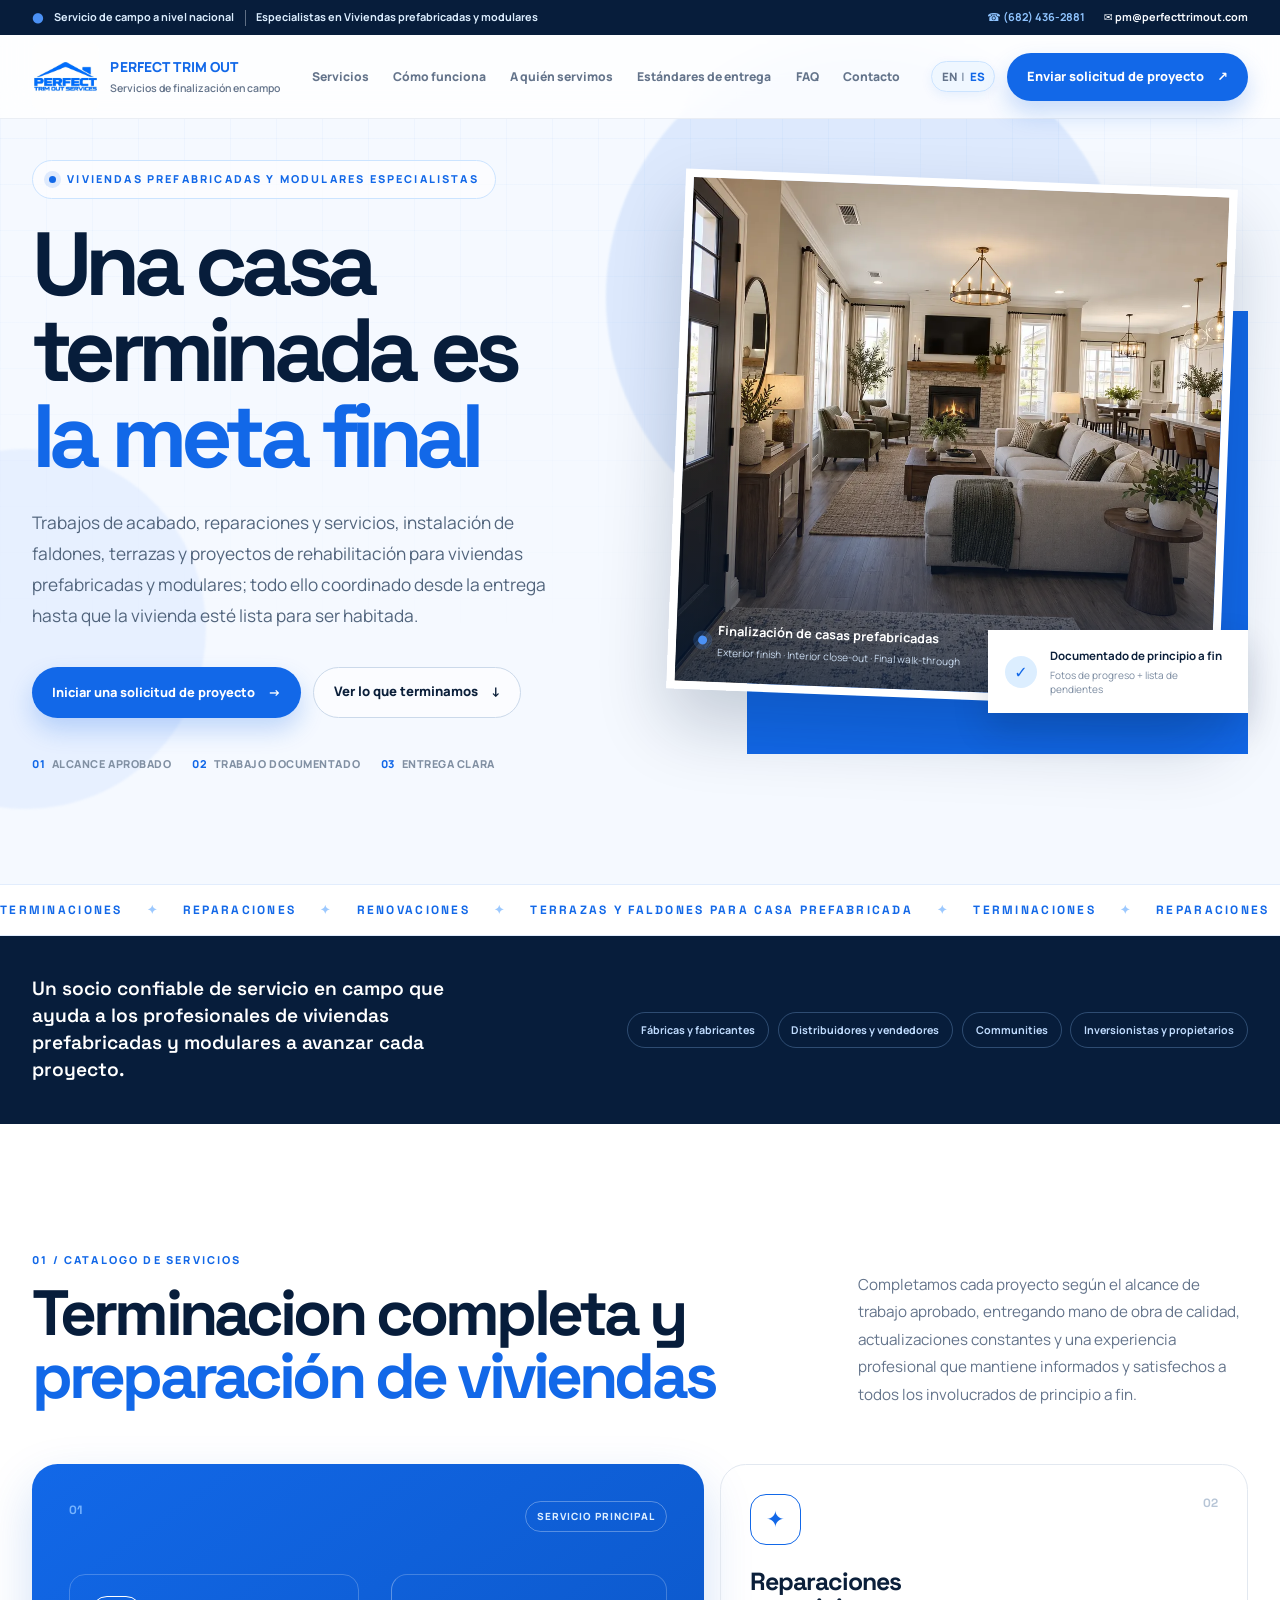
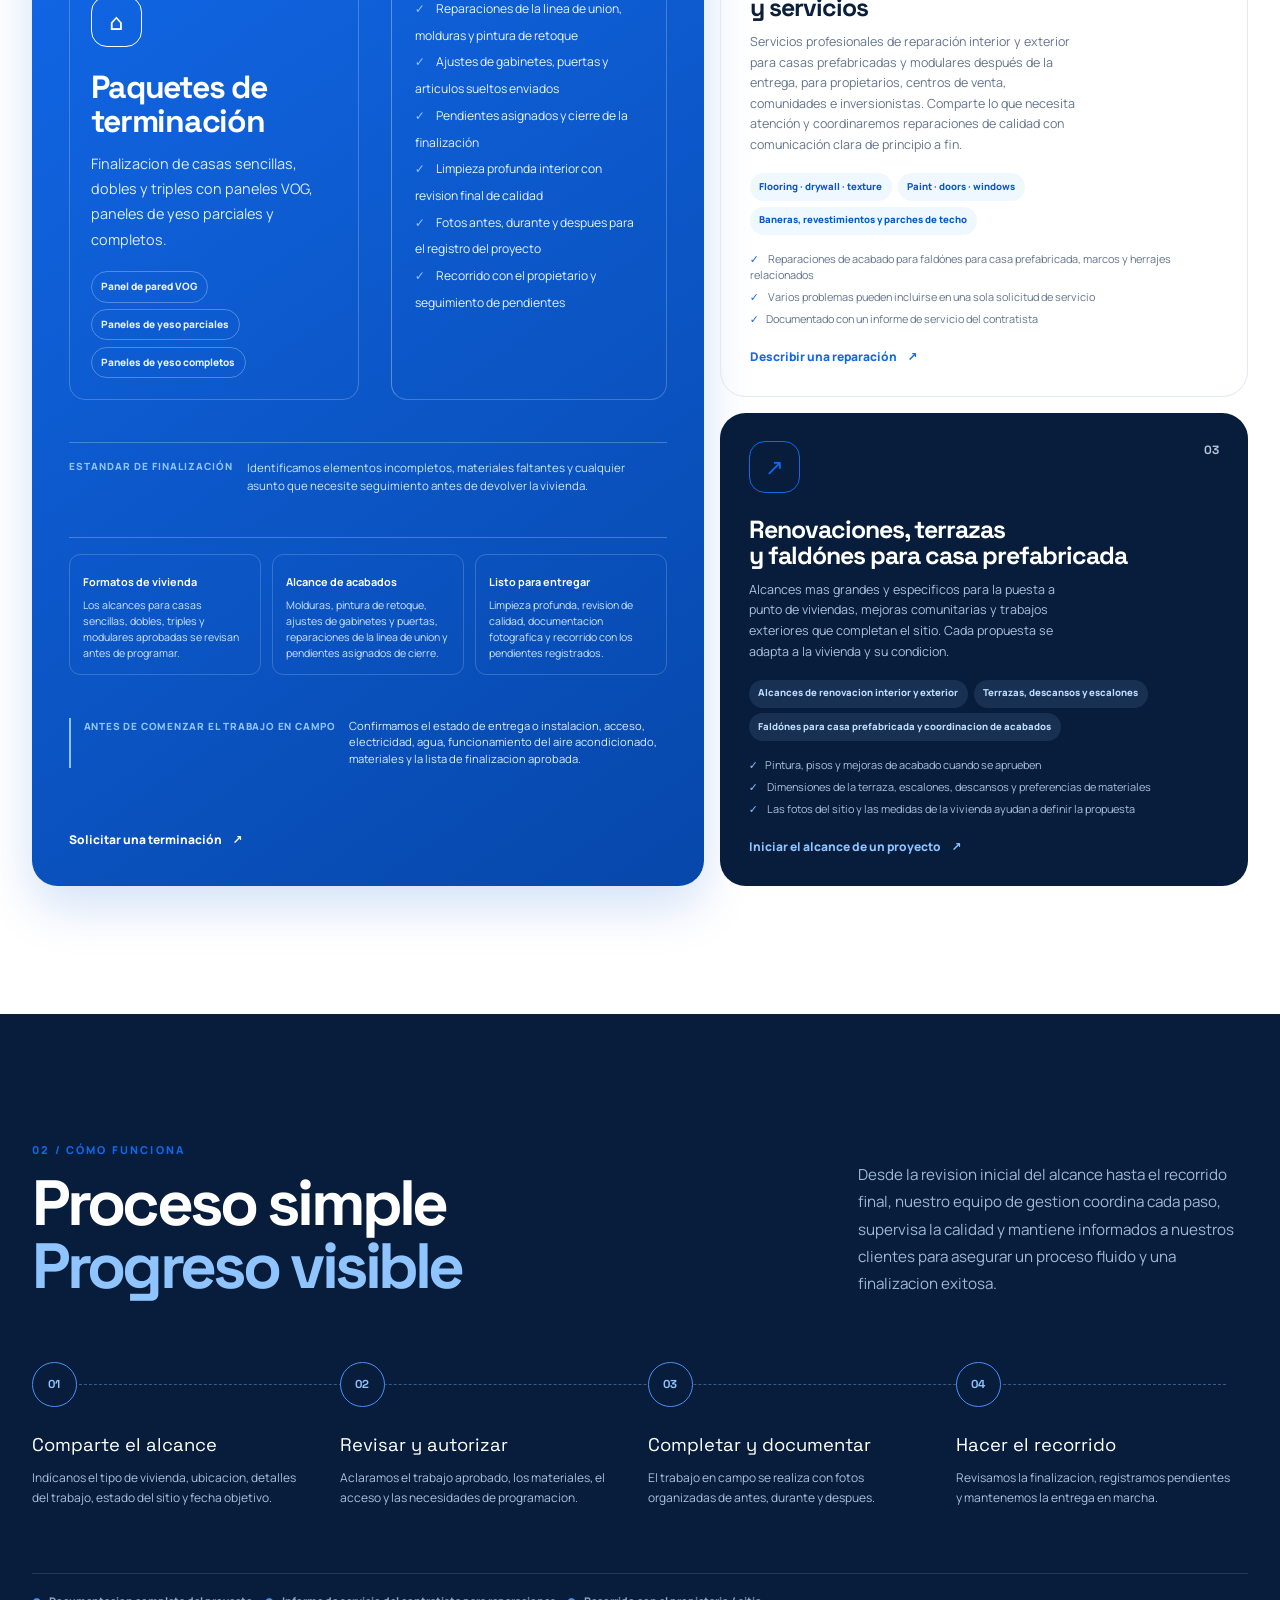
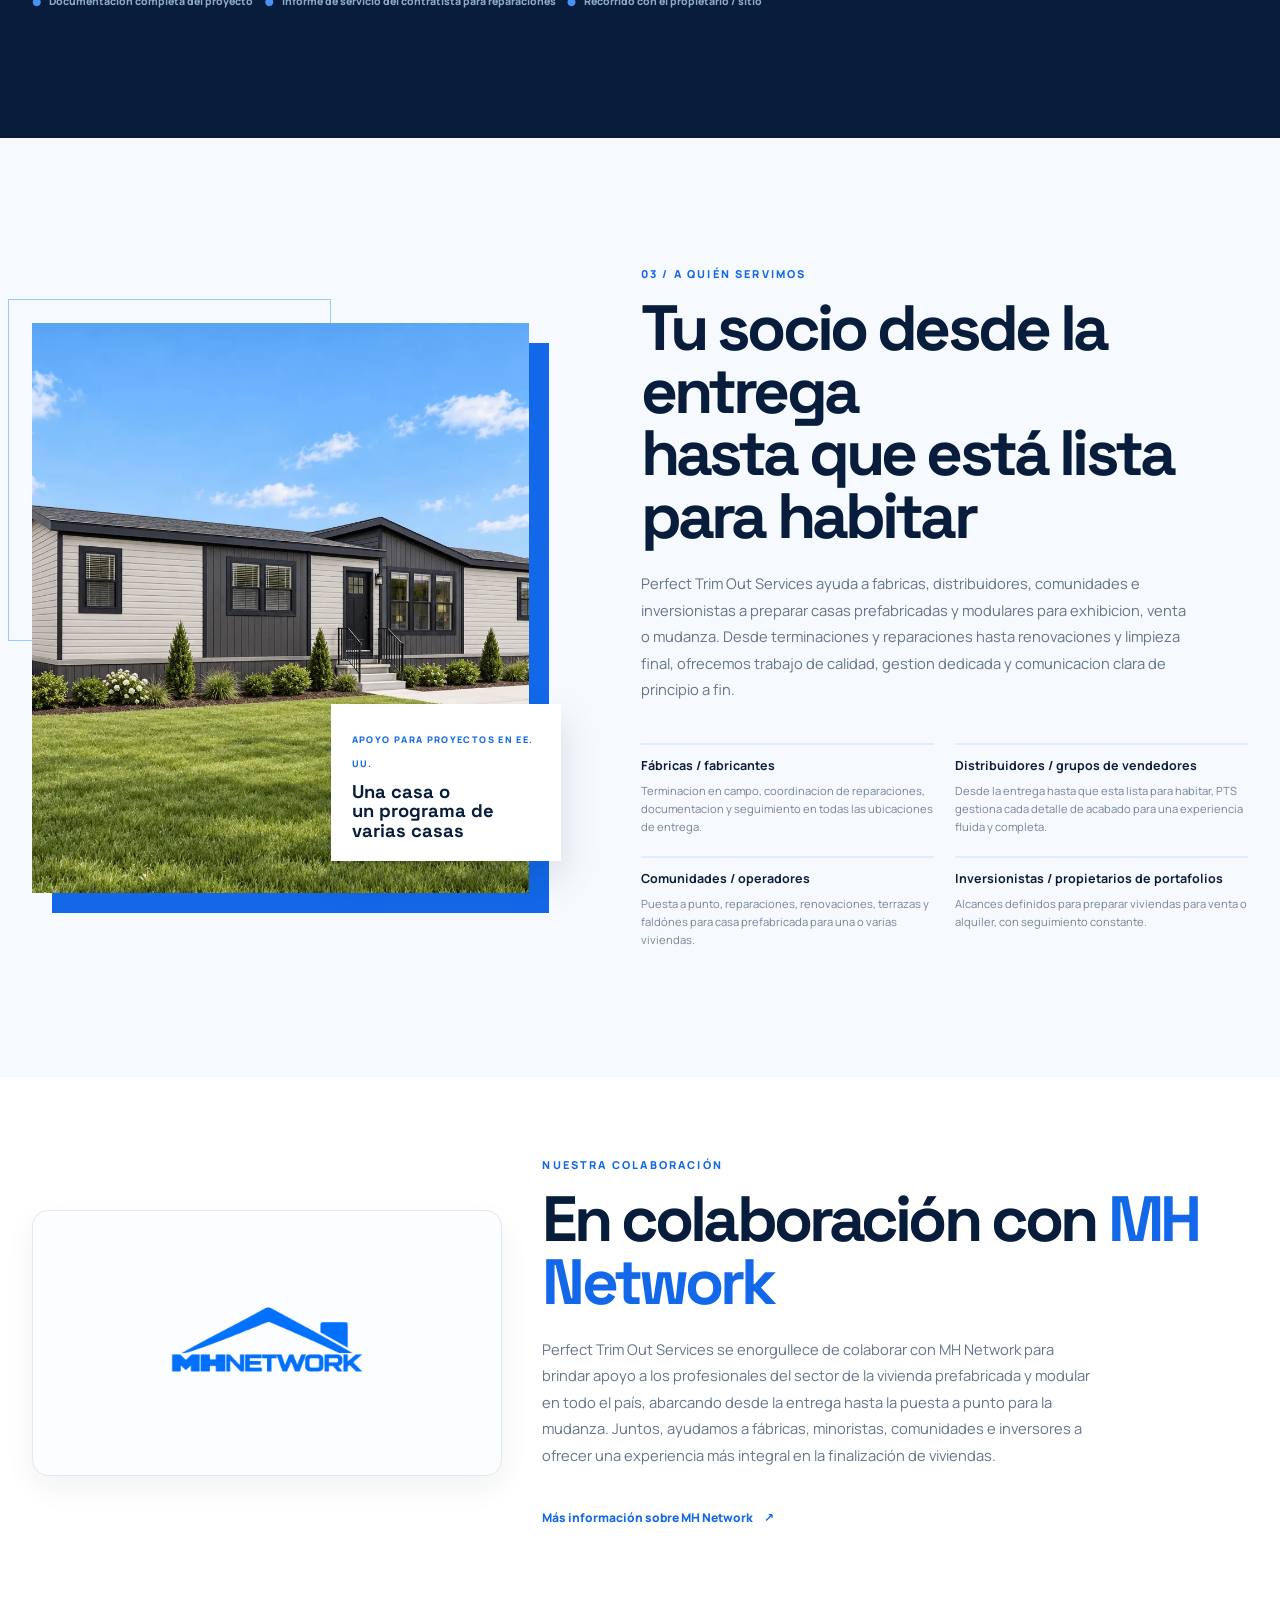
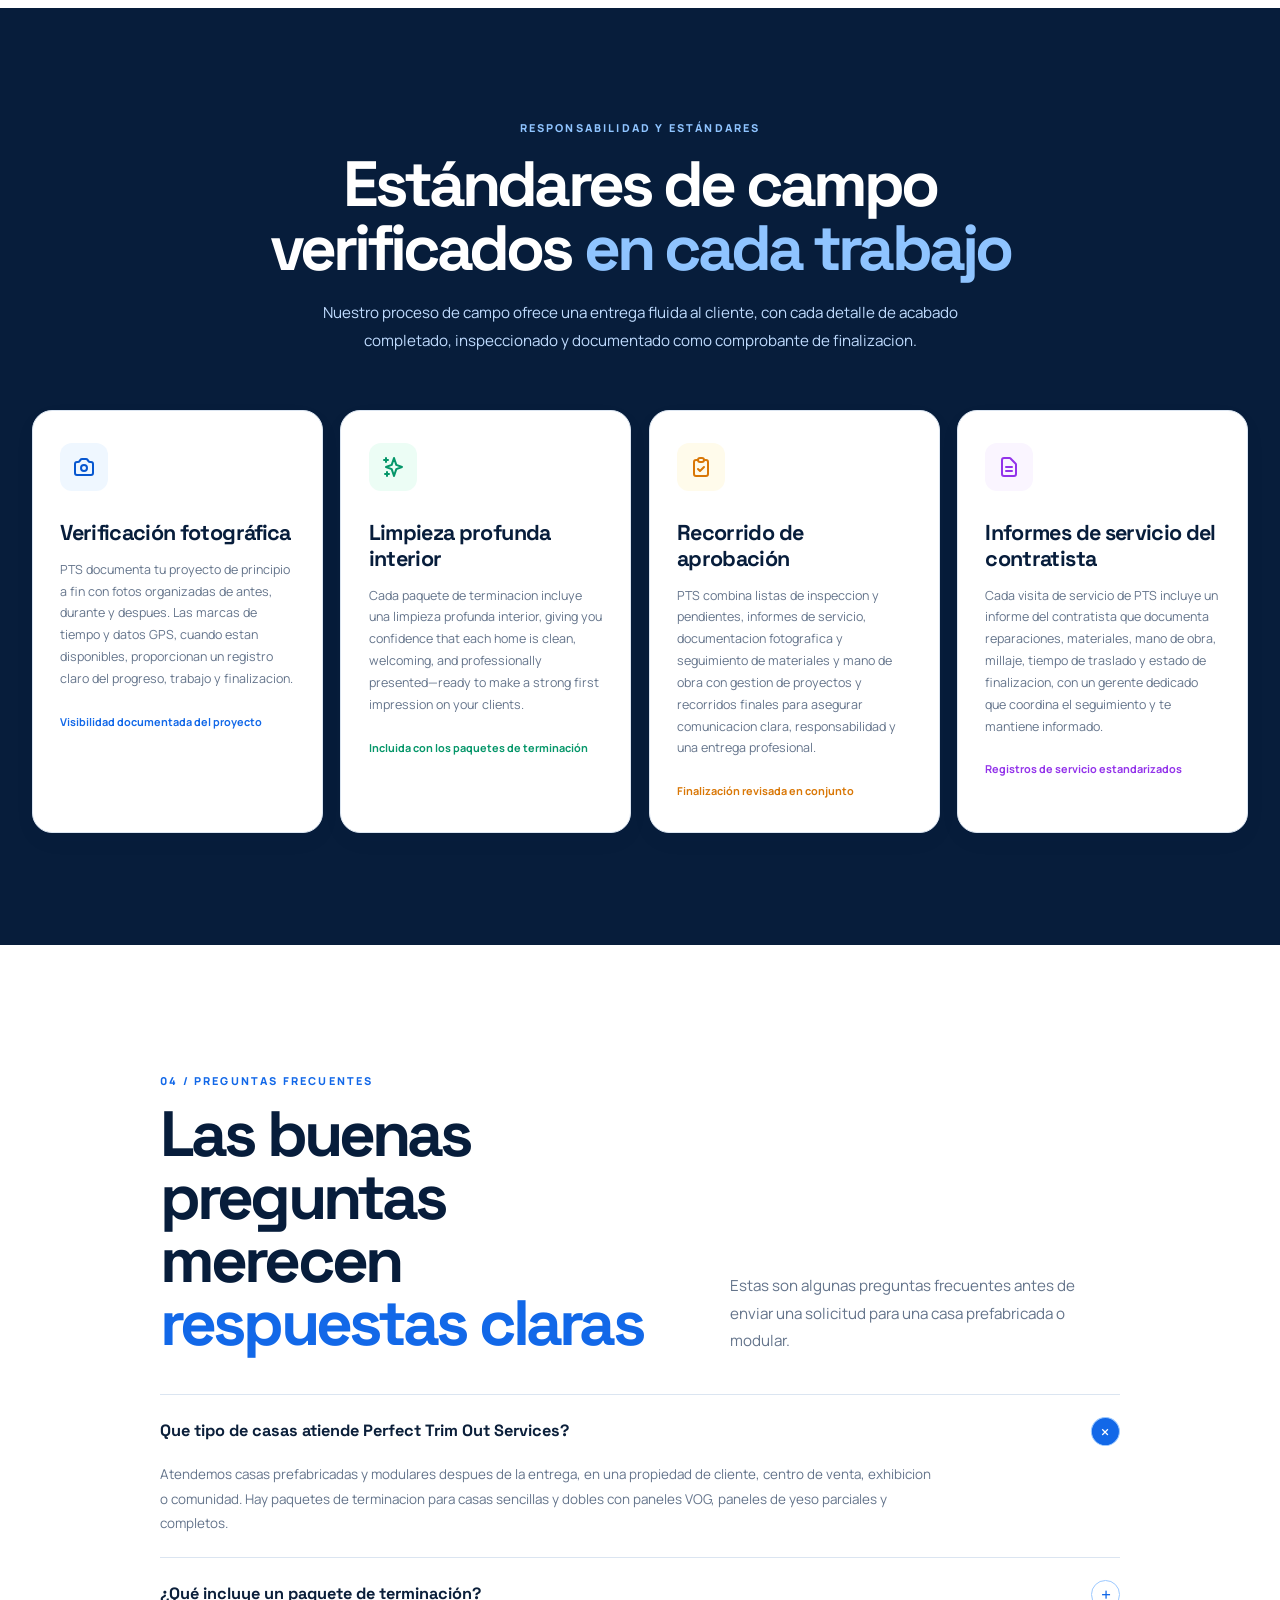
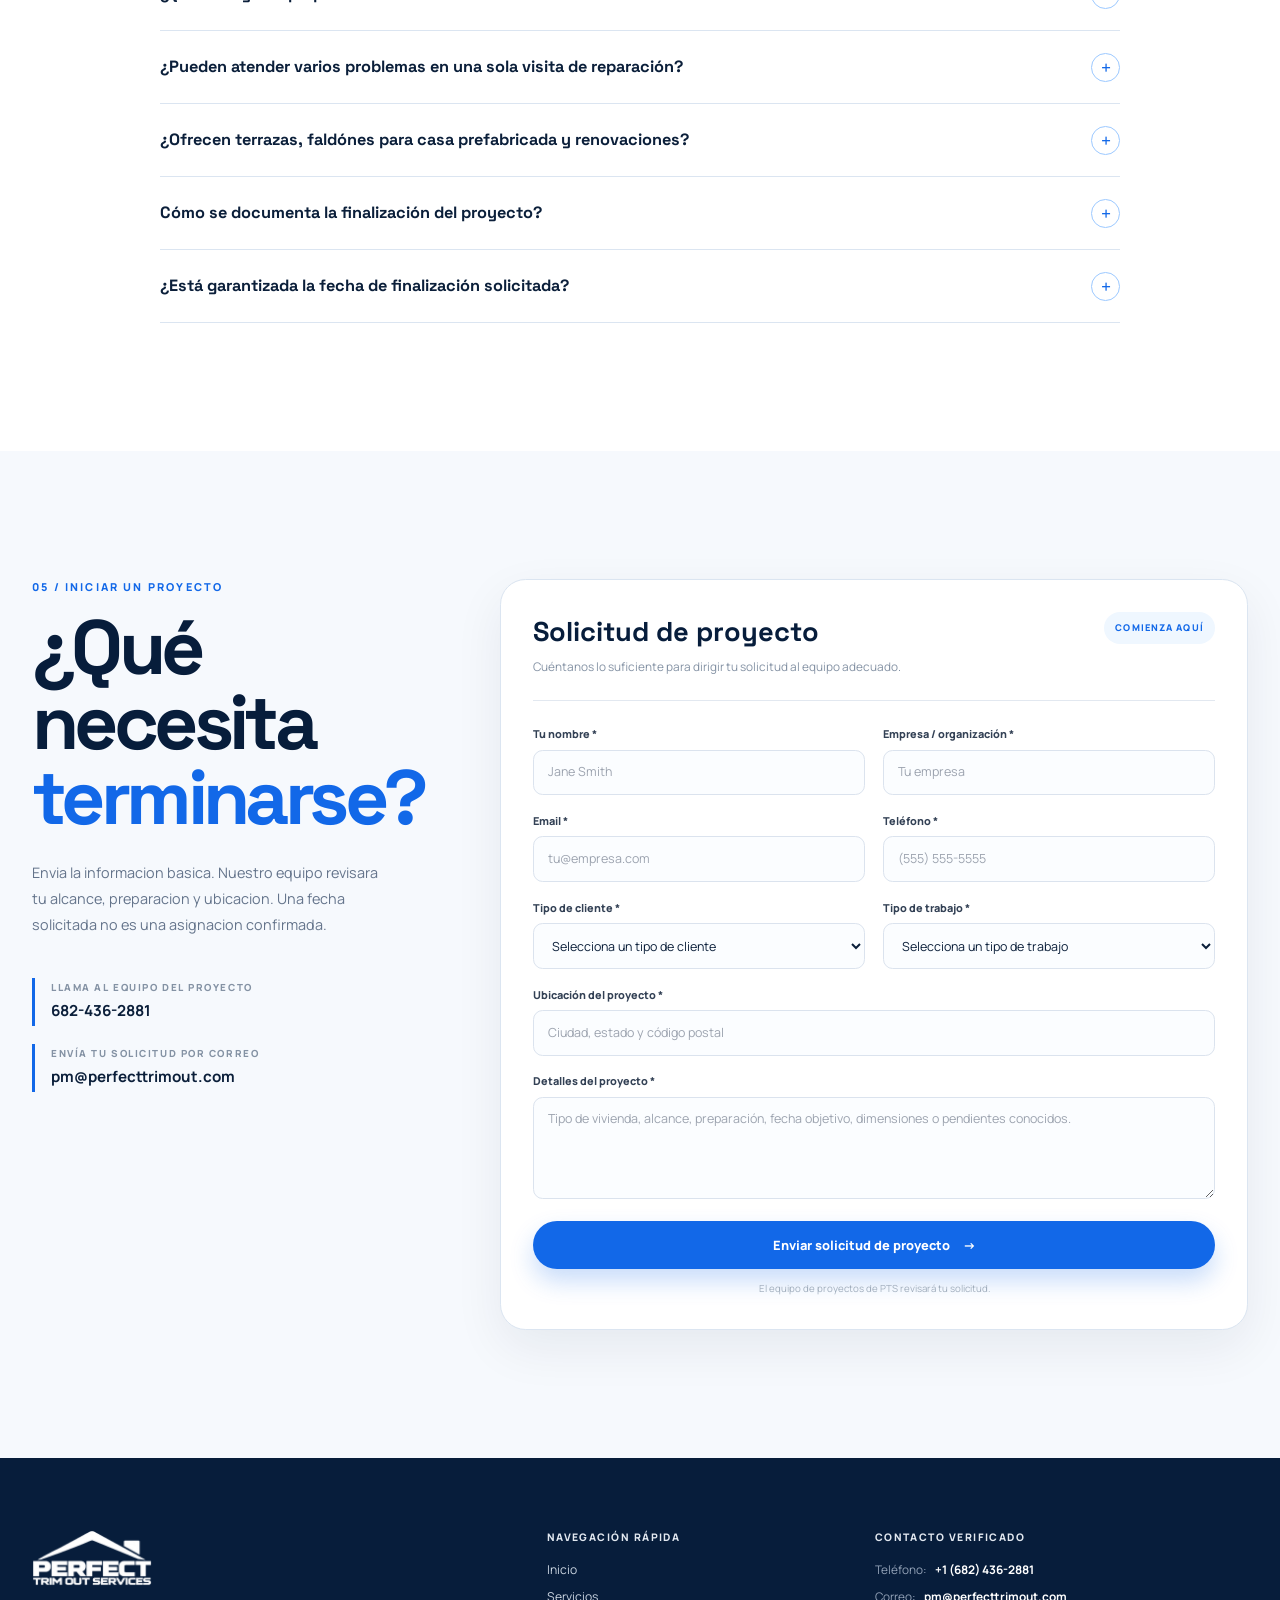
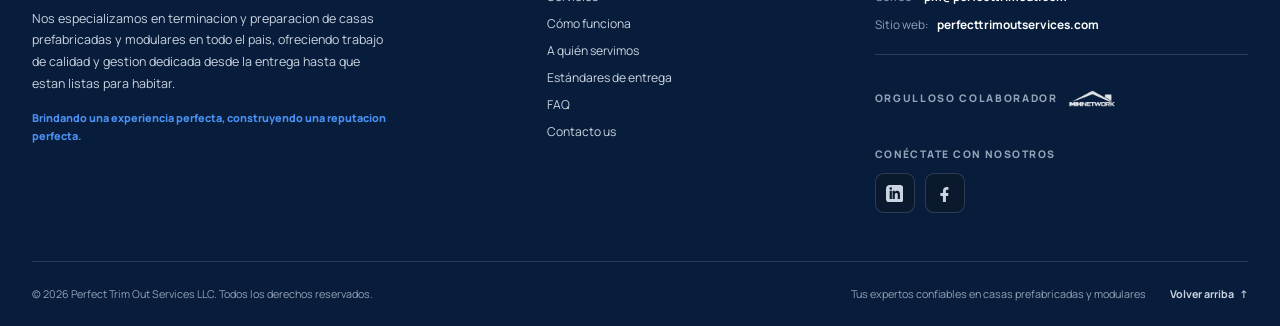
<file: index-es.html>
<!doctype html>
<html lang="es">
  <head>
    <meta charset="UTF-8" />
    <meta name="viewport" content="width=device-width, initial-scale=1.0" />
    <meta name="theme-color" content="#071d3b" />
    <meta
      name="description"
      content="Perfect Trim Out Services ayuda a fabricantes, constructores y distribuidores a completar casas prefabricadas y modulares mediante servicios profesionales de terminaci&oacute;n, reparaciones, renovaciones, terrazas y z&oacute;calos en todo Estados Unidos."
    />
    <meta
      name="keywords"
      content="terminaci&oacute;n de casas prefabricadas, reparaciones de casas prefabricadas, renovaci&oacute;n de casas modulares, servicios de terrazas y faldón para casa prefabricada, servicios de finalizaci&oacute;n de viviendas"
    />
    <meta name="robots" content="index, follow" />
    <link
      rel="canonical"
      href="https://www.perfecttrimoutservices.com/index-es.html"
    />
    <link
      rel="alternate"
      hreflang="en"
      href="https://www.perfecttrimoutservices.com/"
    />
    <link
      rel="alternate"
      hreflang="es"
      href="https://www.perfecttrimoutservices.com/index-es.html"
    />
    <link
      rel="alternate"
      hreflang="x-default"
      href="https://www.perfecttrimoutservices.com/"
    />

    <meta
      property="og:title"
      content="Servicios de terminaci&oacute;n y reparaci&oacute;n de casas prefabricadas | Perfect Trim Out"
    />
    <meta
      property="og:description"
      content="Terminacion, reparaciones, renovaciones y apoyo para completar casas prefabricadas y modulares, dirigido a profesionales de la industria."
    />
    <meta property="og:type" content="website" />
    <meta property="og:site_name" content="Perfect Trim Out Services" />
    <meta
      property="og:url"
      content="https://www.perfecttrimoutservices.com/index-es.html"
    />
    <meta
      property="og:image"
      content="https://www.perfecttrimoutservices.com/assets/social-preview.webp"
    />
    <meta
      property="og:image:alt"
      content="Perfect Trim Out Services - Finalizaci&oacute;n de casas prefabricadas y modulares"
    />
    <meta property="og:locale" content="en_US" />
    <!-- favicon -->
    <link rel="icon" type="image/svg+xml" href="assets/favicon.svg" />
    <link rel="icon" type="image/png" sizes="64x64" href="assets/favicon.png" />
    <link
      rel="apple-touch-icon"
      sizes="192x192"
      href="assets/favicon-192.png"
    />
    <title>
      Servicios de terminaci&oacute;n y reparaci&oacute;n de casas prefabricadas
      | Perfect Trim Out
    </title>
    <link
      rel="preload"
      as="image"
      href="assets/Hero-img-1.webp"
      fetchpriority="high"
    />
    <link rel="stylesheet" href="assets/tailwind.min.css" />
    <link rel="preconnect" href="https://fonts.googleapis.com" />
    <link rel="preconnect" href="https://fonts.gstatic.com" crossorigin />
    <link
      href="https://fonts.googleapis.com/css2?family=Manrope:wght@400;500;600;700;800&family=Space+Grotesk:wght@500;600;700&display=swap"
      rel="stylesheet"
    />
    <link rel="stylesheet" href="styles.css" />

    <script type="application/ld+json">
      {
        "@context": "https://schema.org",
        "@graph": [
          {
            "@type": "WebSite",
            "@id": "https://www.perfecttrimoutservices.com/#website",
            "url": "https://www.perfecttrimoutservices.com/",
            "name": "Perfect Trim Out Services",
            "inLanguage": ["en", "es"],
            "publisher": {
              "@id": "https://www.perfecttrimoutservices.com/#business"
            }
          },
          {
            "@type": "WebPage",
            "@id": "https://www.perfecttrimoutservices.com/index-es.html#webpage",
            "url": "https://www.perfecttrimoutservices.com/index-es.html",
            "name": "Servicios de terminación y reparación de casas prefabricadas | Perfect Trim Out",
            "inLanguage": "es",
            "isPartOf": {
              "@id": "https://www.perfecttrimoutservices.com/#website"
            },
            "about": {
              "@id": "https://www.perfecttrimoutservices.com/#business"
            }
          },
          {
            "@type": "ProfessionalService",
            "@id": "https://www.perfecttrimoutservices.com/#business",
            "name": "Perfect Trim Out Services",
            "legalName": "Perfect Trim Out Services LLC",
            "url": "https://www.perfecttrimoutservices.com/",
            "logo": "https://www.perfecttrimoutservices.com/assets/perfect-trim-out-services-logo.jpg",
            "image": "https://www.perfecttrimoutservices.com/assets/social-preview.webp",
            "description": "Perfect Trim Out Services ofrece terminación, reparaciones, renovaciones, terrazas, faldones y apoyo para completar casas prefabricadas y modulares en Estados Unidos y Canadá.",
            "slogan": "Delivering a Perfect Experience, Building a Perfect Reputation.",
            "email": "pm@perfecttrimout.com",
            "telephone": "+1-682-436-2881",
            "priceRange": "$$",
            "areaServed": [
              { "@type": "Country", "name": "Estados Unidos" },
              { "@type": "Country", "name": "Canadá" }
            ],
            "knowsAbout": [
              "Terminación de casas prefabricadas",
              "Finalización de casas modulares",
              "Reparaciones de casas prefabricadas",
              "Renovaciones de casas prefabricadas",
              "Instalación de terrazas",
              "Servicios de faldones para casas prefabricadas",
              "Servicios de finalización de viviendas"
            ],
            "audience": {
              "@type": "BusinessAudience",
              "audienceType": "Fabricantes, distribuidores, comunidades e inversionistas de casas prefabricadas y modulares"
            },
            "sameAs": [
              "https://www.linkedin.com/in/perfect-trim-out-services-070607345/",
              "https://www.facebook.com/p/Perfect-Trim-Out-Services-61568503282182/"
            ],
            "contactPoint": {
              "@type": "ContactPoint",
              "contactType": "customer service",
              "telephone": "+1-682-436-2881",
              "email": "pm@perfecttrimout.com",
              "availableLanguage": ["English", "Spanish"]
            },
            "hasOfferCatalog": {
              "@type": "OfferCatalog",
              "name": "Servicios para casas prefabricadas y modulares",
              "itemListElement": [
                {
                  "@type": "Offer",
                  "itemOffered": {
                    "@type": "Service",
                    "name": "Paquetes de terminación para casas prefabricadas",
                    "description": "Terminación de casas sencillas, dobles y triples con paneles VOG, paneles de yeso parciales o completos, incluyendo reparaciones de la línea de unión, pintura de retoque, pendientes asignados, limpieza profunda, documentación fotográfica y recorrido final."
                  }
                },
                {
                  "@type": "Offer",
                  "itemOffered": {
                    "@type": "Service",
                    "name": "Visitas de servicio y reparaciones",
                    "description": "Reparaciones interiores y exteriores para casas prefabricadas y modulares, incluyendo pisos, paneles de yeso, textura, pintura, puertas, ventanas, bañeras, revestimientos y parches de techo, documentadas con un informe de servicio del contratista."
                  }
                },
                {
                  "@type": "Offer",
                  "itemOffered": {
                    "@type": "Service",
                    "name": "Renovaciones de casas",
                    "description": "Renovaciones interiores y exteriores para reventa, alquiler o preparación de casas."
                  }
                },
                {
                  "@type": "Offer",
                  "itemOffered": {
                    "@type": "Service",
                    "name": "Instalación de terrazas",
                    "description": "Propuestas de terrazas específicas para cada proyecto, incluyendo escalones y descansos."
                  }
                },
                {
                  "@type": "Offer",
                  "itemOffered": {
                    "@type": "Service",
                    "name": "Faldones para casas prefabricadas",
                    "description": "Instalación de faldones y coordinación de acabados para casas prefabricadas."
                  }
                }
              ]
            }
          },
          {
            "@type": "FAQPage",
            "@id": "https://www.perfecttrimoutservices.com/index-es.html#faq",
            "inLanguage": "es",
            "mainEntity": [
              {
                "@type": "Question",
                "name": "¿Qué tipo de casas atiende Perfect Trim Out Services?",
                "acceptedAnswer": {
                  "@type": "Answer",
                  "text": "Atendemos casas prefabricadas y modulares después de la entrega, en una propiedad de cliente, centro de venta, exhibición o comunidad. Hay paquetes de terminación para casas sencillas y dobles con paneles VOG, paneles de yeso parciales y completos."
                }
              },
              {
                "@type": "Question",
                "name": "¿Qué incluye un paquete de terminación?",
                "acceptedAnswer": {
                  "@type": "Answer",
                  "text": "El trabajo aprobado puede incluir reparaciones de la línea de unión, molduras, pintura de retoque, ajustes de gabinetes y puertas, artículos sueltos enviados, pendientes asignados, limpieza profunda interior, revisión final de calidad, fotos del proyecto y recorrido de finalización. El trabajo exacto se confirma en el alcance aprobado."
                }
              },
              {
                "@type": "Question",
                "name": "¿Pueden atender varios problemas en una sola visita de reparación?",
                "acceptedAnswer": {
                  "@type": "Answer",
                  "text": "Sí. Envía la lista de problemas, habitación o ubicación, cantidades conocidas, fotos y resultado esperado. Las visitas pueden cubrir pisos, paneles de yeso y textura, pintura, puertas, marcos, zócalos, ventanas, herrajes, reparaciones de bañeras o revestimientos y parches de techo."
                }
              },
              {
                "@type": "Question",
                "name": "¿Ofrecen terrazas, faldones para casa prefabricada y renovaciones?",
                "acceptedAnswer": {
                  "@type": "Answer",
                  "text": "Sí, se gestionan mediante propuestas escritas específicas para cada proyecto. Ayuda incluir las dimensiones de la vivienda, largo y ancho de la terraza, altura, perímetro de faldones, materiales preferidos, escalones o descansos y fotos claras del sitio."
                }
              },
              {
                "@type": "Question",
                "name": "¿Cómo se documenta la finalización del proyecto?",
                "acceptedAnswer": {
                  "@type": "Answer",
                  "text": "Las terminaciones usan la lista de recorrido asignada, fotos organizadas de antes, durante y después, y una lista de pendientes. Las visitas usan un informe de servicio del contratista."
                }
              },
              {
                "@type": "Question",
                "name": "¿Está garantizada la fecha de finalización solicitada?",
                "acceptedAnswer": {
                  "@type": "Answer",
                  "text": "No. Una fecha solicitada ayuda a revisar la programación, pero no confirma una asignación. El tiempo se confirma después de revisar el alcance, la preparación del sitio, el acceso, los materiales y la disponibilidad del equipo."
                }
              }
            ]
          }
        ]
      }
    </script>
  </head>
  <body class="bg-white text-ink antialiased">
    <header class="site-header" id="site-header">
      <div class="header-topbar">
        <div
          class="mx-auto flex max-w-7xl items-center justify-between px-5 lg:px-8"
        >
          <div class="header-topbar-message">
            <span>●</span> Servicio de campo a nivel nacional
            <i></i> Especialistas en Viviendas prefabricadas y modulares
          </div>
          <div class="header-topbar-contact">
            <a href="tel:+16824362881">☎ <span>(682) 436-2881</span></a>
            <a href="mailto:pm@perfecttrimout.com"
              >✉ <span>pm@perfecttrimout.com</span></a
            >
          </div>
        </div>
      </div>
      <nav
        class="mx-auto flex max-w-7xl items-center justify-between px-5 py-2 lg:px-8"
        aria-label="Main navigation"
      >
        <a
          href="#top"
          class="brand-lockup"
          aria-label="Inicio de Perfect Trim Out Services"
        >
          <img
            src="assets/perfect-trim-out-services-logo.jpg"
            alt="Perfect Trim Out Services"
            class="brand-logo"
          />
          <span
            ><b>PERFECT TRIM OUT</b
            ><small>Servicios de finalizaci&oacute;n en campo</small></span
          >
        </a>
        <div class="nav-links" id="nav-links">
          <!-- <a class="nav-link active" data-section="top" href="#top">Inicio</a> -->
          <a class="nav-link" data-section="services" href="#services"
            >Servicios</a
          >
          <a class="nav-link" data-section="process" href="#process"
            >C&oacute;mo funciona</a
          >
          <a class="nav-link" data-section="coverage" href="#coverage"
            >A qui&eacute;n servimos</a
          >
          <a class="nav-link" data-section="standards" href="#standards"
            >Est&aacute;ndares de entrega</a
          >
          <a class="nav-link" data-section="faq" href="#faq">FAQ</a>
          <a class="nav-link" data-section="contact" href="#contact"
            >Contacto</a
          >
        </div>
        <div class="flex items-center gap-3">
          <div class="language-switch" aria-label="Language selection">
            <a href="index.html">EN</a>
            <span aria-hidden="true">|</span>
            <a href="index-es.html" aria-current="page">ES</a>
          </div>
          <a href="#contact" class="header-cta"
            >Enviar solicitud de proyecto <span aria-hidden="true">↗</span></a
          >
          <button
            class="menu-button"
            id="menu-button"
            aria-label="Open menu"
            aria-expanded="false"
          >
            <span></span><span></span><span></span>
          </button>
        </div>
      </nav>
    </header>

    <main id="content">
      <section id="top" class="hero-shell" aria-labelledby="hero-title">
        <div class="hero-orb hero-orb-one"></div>
        <div class="hero-orb hero-orb-two"></div>
        <div
          class="mx-auto grid max-w-7xl items-center gap-12 px-5 pb-20 pt-32 lg:grid-cols-[.9fr_1.1fr] lg:px-8 lg:pb-28 lg:pt-40"
        >
          <div class="hero-copy reveal">
            <p class="eyebrow hero-eyebrow">
              <span class="pulse-dot"></span> Viviendas prefabricadas y
              modulares Especialistas
            </p>
            <h1 id="hero-title">
              Una casa terminada es <em>la meta final</em>
            </h1>
            <p class="hero-lede">
              Trabajos de acabado, reparaciones y servicios, instalación de
              faldones, terrazas y proyectos de rehabilitación para viviendas
              prefabricadas y modulares; todo ello coordinado desde la entrega
              hasta que la vivienda esté lista para ser habitada.
            </p>
            <div class="mt-9 flex flex-col gap-3 sm:flex-row">
              <a href="#contact" class="primary-button"
                >Iniciar una solicitud de proyecto <span>→</span></a
              >
              <a href="#services" class="ghost-button"
                >Ver lo que terminamos <span>↓</span></a
              >
            </div>
            <div class="hero-proof">
              <span><b>01</b> alcance aprobado</span
              ><span><b>02</b> trabajo documentado</span
              ><span><b>03</b> entrega clara</span>
            </div>
          </div>
          <div class="hero-visual reveal reveal-delay">
            <!-- <div class="hero-frame">
              <div class="image-stamp">FIELD<br /><b>READY</b></div>
              <img
                src="assets/edited_output (1).png"
                alt="Exterior de una casa prefabricada con una fachada limpia y terminada"
              />
              <div class="hero-caption">
                <span class="caption-dot"></span
                ><span
                  ><b>Finalizaci&oacute;n de casas prefabricadas</b
                  ><small
                    >Exterior finish · Interior close-out · Final
                    recorrido final</small>
                  ></span
                >
              </div>
            </div> -->

            <div class="hero-frame">
              <div class="hero-slideshow">
                <!-- First image: load immediately -->
                <img
                  class="hero-slide active"
                  src="assets/Hero-img-1.webp"
                  alt="Exterior de una casa prefabricada con una fachada limpia y terminada"
                  fetchpriority="high"
                  loading="eager"
                  decoding="async"
                  width="768"
                  height="768"
                />

                <!-- Remaining images: load when needed -->
                <img
                  class="hero-slide"
                  data-src="assets/Hero-img-2.webp"
                  alt="Acabado interior de una casa prefabricada"
                  decoding="async"
                />

                <img
                  class="hero-slide"
                  data-src="assets/Hero-img-3.webp"
                  alt="Exterior y terraza de una casa prefabricada"
                  decoding="async"
                />

                <img
                  class="hero-slide"
                  data-src="assets/Hero-img-4.webp"
                  alt="Finalizaci&oacute;n y trabajos de acabado de una casa"
                  decoding="async"
                />
              </div>

              <!-- <div class="image-stamp">FIELD<br /><b>READY</b></div> -->

              <div class="hero-caption">
                <span class="caption-dot"></span>
                <span>
                  <b>Finalizaci&oacute;n de casas prefabricadas</b>
                  <small>
                    Exterior finish · Interior close-out · Final walk-through
                  </small>
                </span>
              </div>
            </div>
            <div class="blue-slab"></div>
            <div class="floating-note">
              <span class="note-icon">✓</span
              ><span
                ><b>Documentado de principio a fin</b
                ><small>Fotos de progreso + lista de pendientes</small></span
              >
            </div>
          </div>
        </div>
        <div class="marquee-wrap" aria-label="Nuestro enfoque de servicio">
          <div class="marquee-track">
            <span>TERMINACIONES</span><i>✦</i><span>REPARACIONES</span><i>✦</i
            ><span>RENOVACIONES</span><i>✦</i
            ><span>TERRAZAS Y FALDONES PARA CASA PREFABRICADA</span><i>✦</i>
            <span>TERMINACIONES</span><i>✦</i><span>REPARACIONES</span><i>✦</i
            ><span>RENOVACIONES</span><i>✦</i
            ><span>TERRAZAS Y FALDONES PARA CASA PREFABRICADA</span><i>✦</i>
            <span>TERMINACIONES</span><i>✦</i><span>REPARACIONES</span><i>✦</i
            ><span>RENOVACIONES</span><i>✦</i
            ><span>TERRAZAS Y FALDONES PARA CASA PREFABRICADA</span><i>✦</i>
            <span>TERMINACIONES</span><i>✦</i><span>REPARACIONES</span><i>✦</i
            ><span>RENOVACIONES</span><i>✦</i
            ><span>TERRAZAS Y FALDONES PARA CASA PREFABRICADA</span><i>✦</i>
          </div>
        </div>
      </section>

      <section class="intro-strip">
        <div
          class="mx-auto flex max-w-7xl flex-col gap-6 px-5 py-10 lg:flex-row lg:items-center lg:justify-between lg:px-8"
        >
          <p>
            Un socio confiable de servicio en campo que ayuda a los
            profesionales de viviendas prefabricadas y modulares a avanzar cada
            proyecto.
          </p>
          <div class="audience-pills">
            <span>F&aacute;bricas y fabricantes</span
            ><span>Distribuidores y vendedores</span><span>Communities</span
            ><span>Inversionistas y propietarios</span>
          </div>
        </div>
      </section>

      <section id="services" class="section-block scroll-mt-24">
        <div class="mx-auto max-w-7xl px-5 lg:px-8">
          <div class="section-heading reveal">
            <div>
              <p class="eyebrow">01 / Catalogo de servicios</p>
              <h2>
                Terminacion completa y
                <span>preparaci&oacute;n de viviendas</span>
              </h2>
            </div>
            <p>
              Completamos cada proyecto seg&uacute;n el alcance de trabajo
              aprobado, entregando mano de obra de calidad, actualizaciones
              constantes y una experiencia profesional que mantiene informados y
              satisfechos a todos los involucrados de principio a fin.
            </p>
          </div>
          <div class="service-mosaic">
            <article class="service-feature reveal">
              <div class="service-feature-top">
                <span class="service-index">01</span
                ><span class="service-tag">Servicio principal</span>
              </div>
              <div class="service-feature-content">
                <div>
                  <div class="line-icon">⌂</div>
                  <h3>Paquetes de terminaci&oacute;n</h3>
                  <p>
                    Finalizacion de casas sencillas, dobles y triples con
                    paneles VOG, paneles de yeso parciales y completos.
                  </p>
                  <div class="package-types">
                    <span>Panel de pared VOG</span
                    ><span>Paneles de yeso parciales</span
                    ><span>Paneles de yeso completos</span>
                  </div>
                </div>
                <ul>
                  <li>
                    Reparaciones de la linea de union, molduras y pintura de
                    retoque
                  </li>
                  <li>
                    Ajustes de gabinetes, puertas y articulos sueltos enviados
                  </li>
                  <li>
                    Pendientes asignados y cierre de la finalizaci&oacute;n
                  </li>
                  <li>
                    Limpieza profunda interior con revision final de calidad
                  </li>
                  <li>
                    Fotos antes, durante y despues para el registro del proyecto
                  </li>
                  <li>
                    Recorrido con el propietario y seguimiento de pendientes
                  </li>
                </ul>
              </div>
              <div class="trimout-note">
                <span>Estandar de finalizaci&oacute;n</span>
                <p>
                  Identificamos elementos incompletos, materiales faltantes y
                  cualquier asunto que necesite seguimiento antes de devolver la
                  vivienda.
                </p>
              </div>
              <div class="trimout-panels">
                <div>
                  <b>Formatos de vivienda</b>
                  <p>
                    Los alcances para casas sencillas, dobles, triples y
                    modulares aprobadas se revisan antes de programar.
                  </p>
                </div>
                <div>
                  <b>Alcance de acabados</b>
                  <p>
                    Molduras, pintura de retoque, ajustes de gabinetes y
                    puertas, reparaciones de la linea de union y pendientes
                    asignados de cierre.
                  </p>
                </div>
                <div>
                  <b>Listo para entregar</b>
                  <p>
                    Limpieza profunda, revision de calidad, documentacion
                    fotografica y recorrido con los pendientes registrados.
                  </p>
                </div>
              </div>
              <div class="trimout-readiness">
                <span>Antes de comenzar el trabajo en campo</span>
                <p>
                  Confirmamos el estado de entrega o instalacion, acceso,
                  electricidad, agua, funcionamiento del aire acondicionado,
                  materiales y la lista de finalizacion aprobada.
                </p>
              </div>
              <a href="#contact" class="text-link" style="color: #fff"
                >Solicitar una terminaci&oacute;n <span>↗</span></a
              >
            </article>
            <article class="service-card reveal reveal-delay">
              <span class="service-index">02</span>
              <div class="line-icon">✦</div>
              <h3>Reparaciones<br />y servicios</h3>
              <p>
                Servicios profesionales de reparaci&oacute;n interior y exterior
                para casas prefabricadas y modulares despu&eacute;s de la
                entrega, para propietarios, centros de venta, comunidades e
                inversionistas. Comparte lo que necesita atenci&oacute;n y
                coordinaremos reparaciones de calidad con comunicaci&oacute;n
                clara de principio a fin.
              </p>
              <div class="service-list">
                <span>Flooring · drywall · texture</span
                ><span>Paint · doors · windows </span
                ><span>Baneras, revestimientos y parches de techo</span>
              </div>
              <ul class="scope-details">
                <li>
                  Reparaciones de acabado para faldónes para casa prefabricada,
                  marcos y herrajes relacionados
                </li>
                <li>
                  Varios problemas pueden incluirse en una sola solicitud de
                  servicio
                </li>
                <li>Documentado con un informe de servicio del contratista</li>
              </ul>
              <a href="#contact" class="text-link"
                >Describir una reparaci&oacute;n <span>↗</span></a
              >
            </article>
            <article class="service-card dark-card reveal reveal-delay-two">
              <span class="service-index">03</span>
              <div class="line-icon">↗</div>
              <h3>
                Renovaciones, terrazas<br />y faldónes para casa prefabricada
              </h3>
              <p>
                Alcances mas grandes y especificos para la puesta a punto de
                viviendas, mejoras comunitarias y trabajos exteriores que
                completan el sitio. Cada propuesta se adapta a la vivienda y su
                condicion.
              </p>
              <div class="service-list">
                <span>Alcances de renovacion interior y exterior</span
                ><span>Terrazas, descansos y escalones</span
                ><span
                  >Faldónes para casa prefabricada y coordinacion de
                  acabados</span
                >
              </div>
              <ul class="scope-details">
                <li>Pintura, pisos y mejoras de acabado cuando se aprueben</li>
                <li>
                  Dimensiones de la terraza, escalones, descansos y preferencias
                  de materiales
                </li>
                <li>
                  Las fotos del sitio y las medidas de la vivienda ayudan a
                  definir la propuesta
                </li>
              </ul>
              <a href="#contact" class="text-link"
                >Iniciar el alcance de un proyecto <span>↗</span></a
              >
            </article>
          </div>
        </div>
      </section>

      <section id="process" class="process-section scroll-mt-24">
        <div class="mx-auto max-w-7xl px-5 lg:px-8">
          <div class="section-heading dark-heading reveal">
            <div>
              <p class="eyebrow">02 / C&oacute;mo funciona</p>
              <h2>Proceso simple<br /><span>Progreso visible</span></h2>
            </div>
            <p>
              Desde la revision inicial del alcance hasta el recorrido final,
              nuestro equipo de gestion coordina cada paso, supervisa la calidad
              y mantiene informados a nuestros clientes para asegurar un proceso
              fluido y una finalizacion exitosa.
            </p>
          </div>
          <div class="process-line">
            <div class="process-card reveal">
              <span>01</span>
              <h3>Comparte el alcance</h3>
              <p>
                Ind&iacute;canos el tipo de vivienda, ubicacion, detalles del
                trabajo, estado del sitio y fecha objetivo.
              </p>
            </div>
            <div class="process-card reveal reveal-delay">
              <span>02</span>
              <h3>Revisar y autorizar</h3>
              <p>
                Aclaramos el trabajo aprobado, los materiales, el acceso y las
                necesidades de programacion.
              </p>
            </div>
            <div class="process-card reveal reveal-delay-two">
              <span>03</span>
              <h3>Completar y documentar</h3>
              <p>
                El trabajo en campo se realiza con fotos organizadas de antes,
                durante y despues.
              </p>
            </div>
            <div class="process-card reveal reveal-delay-three">
              <span>04</span>
              <h3>Hacer el recorrido</h3>
              <p>
                Revisamos la finalizacion, registramos pendientes y mantenemos
                la entrega en marcha.
              </p>
            </div>
          </div>
          <div class="process-bottom">
            <span>Documentacion completa del proyecto</span
            ><span>Informe de servicio del contratista para reparaciones</span
            ><span>Recorrido con el propietario / sitio</span>
          </div>
        </div>
      </section>

      <section id="coverage" class="coverage-section scroll-mt-24">
        <div class="mx-auto max-w-7xl px-5 lg:px-8">
          <div class="coverage-grid">
            <div class="coverage-photo reveal">
              <img
                src="assets/who-we-serve-img.webp"
                alt="Casa prefabricada en una comunidad residencial"
              />
              <div class="photo-label">
                <span>APOYO PARA PROYECTOS EN EE. UU.</span
                ><b>Una casa o<br />un programa de varias casas</b>
              </div>
            </div>
            <div class="coverage-copy reveal reveal-delay">
              <p class="eyebrow">03 / A qui&eacute;n servimos</p>
              <h2>
                Tu socio desde la entrega<br />hasta que est&aacute; lista para
                habitar
              </h2>

              <p>
                Perfect Trim Out Services ayuda a fabricas, distribuidores,
                comunidades e inversionistas a preparar casas prefabricadas y
                modulares para exhibicion, venta o mudanza. Desde terminaciones
                y reparaciones hasta renovaciones y limpieza final, ofrecemos
                trabajo de calidad, gestion dedicada y comunicacion clara de
                principio a fin.
              </p>
              <div class="coverage-list">
                <div>
                  <b>F&aacute;bricas / fabricantes</b
                  ><span
                    >Terminacion en campo, coordinacion de reparaciones,
                    documentacion y seguimiento en todas las ubicaciones de
                    entrega.</span
                  >
                </div>
                <div>
                  <b>Distribuidores / grupos de vendedores</b
                  ><span
                    >Desde la entrega hasta que esta lista para habitar, PTS
                    gestiona cada detalle de acabado para una experiencia fluida
                    y completa.</span
                  >
                </div>
                <div>
                  <b>Comunidades / operadores</b
                  ><span
                    >Puesta a punto, reparaciones, renovaciones, terrazas y
                    faldónes para casa prefabricada para una o varias
                    viviendas.</span
                  >
                </div>
                <div>
                  <b>Inversionistas / propietarios de portafolios</b
                  ><span
                    >Alcances definidos para preparar viviendas para venta o
                    alquiler, con seguimiento constante.</span
                  >
                </div>
              </div>
            </div>
          </div>
        </div>
      </section>

      <section id="partnership" class="partnership-section scroll-mt-24">
        <div class="mx-auto max-w-7xl px-5 lg:px-8">
          <div class="partnership-grid">
            <div class="partnership-logo reveal">
              <img
                src="assets/MH-Network.png"
                alt="MH Network"
                loading="lazy"
                decoding="async"
              />
            </div>
            <div class="partnership-copy reveal reveal-delay">
              <p class="eyebrow">Nuestra colaboración</p>
              <h2>En colaboración con <span>MH Network</span></h2>
              <p>
                Perfect Trim Out Services se enorgullece de colaborar con MH
                Network para brindar apoyo a los profesionales del sector de la
                vivienda prefabricada y modular en todo el país, abarcando desde
                la entrega hasta la puesta a punto para la mudanza. Juntos,
                ayudamos a fábricas, minoristas, comunidades e inversores a
                ofrecer una experiencia más integral en la finalización de
                viviendas.
              </p>
              <a href="#coverage" rel="noopener noreferrer" class="text-link">
                Más información sobre MH Network
                <span aria-hidden="true">↗</span>
              </a>
            </div>
          </div>
        </div>
      </section>

      <section id="standards" class="proof-section process-section">
        <div class="mx-auto max-w-7xl px-5 lg:px-8">
          <div class="standards-heading reveal">
            <p class="eyebrow">Responsabilidad y est&aacute;ndares</p>
            <h2>
              Est&aacute;ndares de campo verificados
              <span>en cada trabajo</span>
            </h2>
            <p>
              Nuestro proceso de campo ofrece una entrega fluida al cliente, con
              cada detalle de acabado completado, inspeccionado y documentado
              como comprobante de finalizacion.
            </p>
          </div>
          <div class="standards-grid">
            <article class="standard-card reveal">
              <div
                class="w-12 h-12 rounded-xl bg-brand-50 text-brand-600 flex items-center justify-center mb-5"
              >
                <svg
                  class="w-6 h-6"
                  fill="none"
                  stroke="currentColor"
                  viewBox="0 0 24 24"
                >
                  <path
                    stroke-linecap="round"
                    stroke-linejoin="round"
                    stroke-width="2"
                    d="M3 9a2 2 0 012-2h.93a2 2 0 001.664-.89l.812-1.22A2 2 0 0110.07 4h3.86a2 2 0 011.664.89l.812 1.22A2 2 0 0018.07 7H19a2 2 0 012 2v9a2 2 0 01-2 2H5a2 2 0 01-2-2V9z"
                  />
                  <path
                    stroke-linecap="round"
                    stroke-linejoin="round"
                    stroke-width="2"
                    d="M15 13a3 3 0 11-6 0 3 3 0 016 0z"
                  />
                </svg>
              </div>
              <h3>Verificaci&oacute;n fotogr&aacute;fica</h3>
              <p>
                PTS documenta tu proyecto de principio a fin con fotos
                organizadas de antes, durante y despues. Las marcas de tiempo y
                datos GPS, cuando estan disponibles, proporcionan un registro
                claro del progreso, trabajo y finalizacion.
              </p>
              <strong>Visibilidad documentada del proyecto</strong>
            </article>
            <article class="standard-card reveal reveal-delay">
              <div
                class="w-12 h-12 rounded-xl bg-emerald-50 text-emerald-600 flex items-center justify-center mb-5"
              >
                <svg
                  class="w-6 h-6"
                  fill="none"
                  stroke="currentColor"
                  viewBox="0 0 24 24"
                >
                  <path
                    stroke-linecap="round"
                    stroke-linejoin="round"
                    stroke-width="2"
                    d="M5 3v4M3 5h4M6 17v4m-2-2h4m5-16l2.286 6.857L21 12l-5.714 2.143L13 21l-2.286-6.857L5 12l5.714-2.143L13 3z"
                  />
                </svg>
              </div>
              <h3 class="">Limpieza profunda interior</h3>
              <p>
                Cada paquete de terminacion incluye una limpieza profunda
                interior, giving you confidence that each home is clean,
                welcoming, and professionally presented—ready to make a strong
                first impression on your clients.
              </p>
              <strong style="color: #059669"
                >Incluida con los paquetes de terminaci&oacute;n</strong
              >
            </article>
            <article class="standard-card reveal reveal-delay-two">
              <div
                class="w-12 h-12 rounded-xl bg-amber-50 text-amber-600 flex items-center justify-center mb-5"
              >
                <svg
                  class="w-6 h-6"
                  fill="none"
                  stroke="currentColor"
                  viewBox="0 0 24 24"
                >
                  <path
                    stroke-linecap="round"
                    stroke-linejoin="round"
                    stroke-width="2"
                    d="M9 5H7a2 2 0 00-2 2v12a2 2 0 002 2h10a2 2 0 002-2V7a2 2 0 00-2-2h-2M9 5a2 2 0 002 2h2a2 2 0 002-2M9 5a2 2 0 012-2h2a2 2 0 012 2m-6 9l2 2 4-4"
                  />
                </svg>
              </div>
              <h3>Recorrido de aprobaci&oacute;n</h3>
              <p>
                PTS combina listas de inspeccion y pendientes, informes de
                servicio, documentacion fotografica y seguimiento de materiales
                y mano de obra con gestion de proyectos y recorridos finales
                para asegurar comunicacion clara, responsabilidad y una entrega
                profesional.
              </p>
              <strong style="color: #d97706"
                >Finalizaci&oacute;n revisada en conjunto</strong
              >
            </article>
            <article class="standard-card reveal reveal-delay-three">
              <div
                class="w-12 h-12 rounded-xl bg-purple-50 text-purple-600 flex items-center justify-center mb-5"
              >
                <svg
                  class="w-6 h-6"
                  fill="none"
                  stroke="currentColor"
                  viewBox="0 0 24 24"
                >
                  <path
                    stroke-linecap="round"
                    stroke-linejoin="round"
                    stroke-width="2"
                    d="M9 12h6m-6 4h6m2 5H7a2 2 0 01-2-2V5a2 2 0 012-2h5.586a1 1 0 01.707.293l5.414 5.414a1 1 0 01.293.707V19a2 2 0 01-2 2z"
                  />
                </svg>
              </div>
              <h3>Informes de servicio del contratista</h3>
              <p>
                Cada visita de servicio de PTS incluye un informe del
                contratista que documenta reparaciones, materiales, mano de
                obra, millaje, tiempo de traslado y estado de finalizacion, con
                un gerente dedicado que coordina el seguimiento y te mantiene
                informado.
              </p>
              <strong style="color: #9333ea"
                >Registros de servicio estandarizados</strong
              >
            </article>
          </div>
        </div>
      </section>

      <section id="faq" class="faq-section scroll-mt-24">
        <div class="mx-auto max-w-5xl px-5 lg:px-8">
          <div class="section-heading faq-heading reveal">
            <div>
              <p class="eyebrow">04 / Preguntas frecuentes</p>
              <h2>
                Las buenas preguntas merecen<br /><span>respuestas claras</span>
              </h2>
            </div>
            <p>
              Estas son algunas preguntas frecuentes antes de enviar una
              solicitud para una casa prefabricada o modular.
            </p>
          </div>
          <div class="faq-list reveal reveal-delay">
            <details open>
              <summary>
                Que tipo de casas atiende Perfect Trim Out Services?<span
                  >+</span
                >
              </summary>
              <p>
                Atendemos casas prefabricadas y modulares despues de la entrega,
                en una propiedad de cliente, centro de venta, exhibicion o
                comunidad. Hay paquetes de terminacion para casas sencillas y
                dobles con paneles VOG, paneles de yeso parciales y completos.
              </p>
            </details>
            <details>
              <summary>
                &iquest;Qu&eacute; incluye un paquete de
                terminaci&oacute;n?<span>+</span>
              </summary>
              <p>
                El trabajo aprobado puede incluir reparaciones de la linea de
                union, molduras, pintura de retoque, ajustes de gabinetes y
                puertas, articulos sueltos enviados, pendientes asignados,
                limpieza profunda interior, revision final de calidad, fotos del
                proyecto y recorrido de finalizacion. El trabajo exacto se
                confirma en el alcance aprobado.
              </p>
            </details>
            <details>
              <summary>
                &iquest;Pueden atender varios problemas en una sola visita de
                reparaci&oacute;n?<span>+</span>
              </summary>
              <p>
                Si. Envia la lista de problemas, habitacion o ubicacion,
                cantidades conocidas, fotos y resultado esperado. Las visitas
                pueden cubrir pisos, paneles de yeso y textura, pintura,
                puertas, marcos, faldones para casa prefabricada, ventanas,
                herrajes, reparaciones de baneras o revestimientos y parches de
                techo.
              </p>
            </details>
            <details>
              <summary>
                &iquest;Ofrecen terrazas, faldónes para casa prefabricada y
                renovaciones?<span>+</span>
              </summary>
              <p>
                Si, se gestionan mediante propuestas escritas especificas para
                cada proyecto. Ayuda incluir las dimensiones de la vivienda,
                largo y ancho de la terraza, altura, perimetro de faldones para
                casa prefabricada, materiales preferidos, escalones o descansos
                y fotos claras del sitio.
              </p>
            </details>
            <details>
              <summary>
                C&oacute;mo se documenta la finalizaci&oacute;n del
                proyecto?<span>+</span>
              </summary>
              <p>
                Las terminaciones usan la lista de recorrido asignada, fotos
                organizadas de antes, durante y despues, y una lista de
                pendientes. Las visitas usan un informe de servicio del
                contratista. Las fotos y registros se organizan mediante el
                flujo de documentacion aprobado.
              </p>
            </details>
            <details>
              <summary>
                &iquest;Est&aacute; garantizada la fecha de finalizaci&oacute;n
                solicitada?<span>+</span>
              </summary>
              <p>
                No. Una fecha solicitada ayuda a revisar la programacion, pero
                no confirma una asignacion. El tiempo se confirma despues de
                revisar el alcance, la preparacion del sitio, el acceso, los
                materiales y la disponibilidad del equipo.
              </p>
            </details>
          </div>
        </div>
      </section>

      <section id="contact" class="contact-section scroll-mt-24">
        <div
          class="mx-auto grid max-w-7xl gap-12 px-5 lg:grid-cols-[.72fr_1.28fr] lg:px-8"
        >
          <div class="contact-copy reveal">
            <p class="eyebrow">05 / Iniciar un proyecto</p>
            <h2>&iquest;Qu&eacute; necesita<br /><span>terminarse?</span></h2>
            <p>
              Envia la informacion basica. Nuestro equipo revisara tu alcance,
              preparacion y ubicacion. Una fecha solicitada no es una asignacion
              confirmada.
            </p>
            <div class="contact-details">
              <a href="tel:+16824362881"
                ><small>Llama al equipo del proyecto</small
                ><b>682-436-2881</b></a
              ><a href="mailto:pm@perfecttrimout.com"
                ><small>Env&iacute;a tu solicitud por correo</small
                ><b>pm@perfecttrimout.com</b></a
              >
            </div>
          </div>
          <form
            id="project-form"
            class="project-form reveal reveal-delay"
            action="https://formsubmit.co/ajax/pm@perfecttrimout.com"
            method="POST"
            novalidate
          >
            <input
              type="hidden"
              name="_subject"
              value="New Project Request - Perfect Trim Out Services (ES)"
            />
            <input type="hidden" name="_template" value="table" />
            <input type="hidden" name="_captcha" value="false" />

            <input
              type="text"
              name="_honey"
              style="display: none"
              tabindex="-1"
              autocomplete="off"
              aria-hidden="true"
            />

            <div class="form-heading">
              <div>
                <h3>Solicitud de proyecto</h3>
                <p>
                  Cuéntanos lo suficiente para dirigir tu solicitud al equipo
                  adecuado.
                </p>
              </div>
              <span>COMIENZA AQUÍ</span>
            </div>

            <div class="form-grid">
              <label class="field">
                <span>Tu nombre *</span>
                <input
                  required
                  name="name"
                  type="text"
                  placeholder="Jane Smith"
                  autocomplete="name"
                />
              </label>

              <label class="field">
                <span>Empresa / organización *</span>
                <input
                  required
                  name="company"
                  type="text"
                  placeholder="Tu empresa"
                  autocomplete="organization"
                />
              </label>

              <label class="field">
                <span>Email *</span>
                <input
                  required
                  name="email"
                  type="email"
                  placeholder="tu@empresa.com"
                  autocomplete="email"
                />
              </label>

              <label class="field">
                <span>Teléfono *</span>
                <input
                  required
                  name="phone"
                  type="tel"
                  placeholder="(555) 555-5555"
                  autocomplete="tel"
                />
              </label>

              <label class="field">
                <span>Tipo de cliente *</span>
                <select required name="clientType">
                  <option value="">Selecciona un tipo de cliente</option>
                  <option>Fábrica / fabricante</option>
                  <option>Distribuidor / vendedor</option>
                  <option>Comunidad / operador</option>
                  <option>Inversionista / propietario</option>
                  <option>Otro</option>
                </select>
              </label>

              <label class="field">
                <span>Tipo de trabajo *</span>
                <select required name="jobType">
                  <option value="">Selecciona un tipo de trabajo</option>
                  <option>Paquete de terminación</option>
                  <option>Visita de reparación</option>
                  <option>Renovación / puesta a punto</option>
                  <option>Propuesta de terraza o zócalo</option>
                  <option>Cobertura de servicio continuo</option>
                </select>
              </label>

              <label class="field sm:col-span-2">
                <span>Ubicación del proyecto *</span>
                <input
                  required
                  name="location"
                  type="text"
                  placeholder="Ciudad, estado y código postal"
                  autocomplete="address-level2"
                />
              </label>

              <label class="field sm:col-span-2">
                <span>Detalles del proyecto *</span>
                <textarea
                  required
                  name="message"
                  rows="4"
                  placeholder="Tipo de vivienda, alcance, preparación, fecha objetivo, dimensiones o pendientes conocidos."
                ></textarea>
              </label>
            </div>

            <button type="submit" class="primary-button form-button">
              Enviar solicitud de proyecto <span>→</span>
            </button>

            <p
              id="form-status"
              class="hidden"
              role="status"
              aria-live="polite"
            ></p>

            <p class="form-disclaimer">
              El equipo de proyectos de PTS revisará tu solicitud.
            </p>
          </form>
        </div>
      </section>
    </main>
    <footer class="site-footer">
      <div class="mx-auto max-w-7xl px-5 sm:px-6 lg:px-8">
        <div class="footer-grid">
          <div class="footer-identity">
            <a
              href="#top"
              class="footer-logo"
              aria-label="Inicio de Perfect Trim Out Services"
            >
              <img
                src="assets/logo-white.png"
                alt="Perfect Trim Out Services"
              />
            </a>
            <p>
              Nos especializamos en terminacion y preparacion de casas
              prefabricadas y modulares en todo el pais, ofreciendo trabajo de
              calidad y gestion dedicada desde la entrega hasta que estan listas
              para habitar.
            </p>
            <div class="supporting-message">
              <span
                >Brindando una experiencia perfecta, construyendo una reputacion
                perfecta.</span
              >
            </div>
          </div>

          <div>
            <h4 class="footer-heading">Navegaci&oacute;n r&aacute;pida</h4>
            <ul class="footer-links">
              <li><a href="#top">Inicio</a></li>
              <li><a href="#services">Servicios</a></li>
              <li><a href="#process">C&oacute;mo funciona</a></li>
              <li><a href="#coverage">A qui&eacute;n servimos</a></li>
              <li><a href="#standards">Est&aacute;ndares de entrega</a></li>
              <li><a href="#faq">FAQ</a></li>
              <li><a href="#contact">Contacto us</a></li>
            </ul>
          </div>

          <div>
            <h4 class="footer-heading">Contacto verificado</h4>
            <div class="footer-contact">
              <p>
                <span>Tel&eacute;fono:</span
                ><a href="tel:+16824362881">+1 (682) 436-2881</a>
              </p>
              <p>
                <span>Correo:</span
                ><a href="mailto:pm@perfecttrimout.com"
                  >pm@perfecttrimout.com</a
                >
              </p>
              <p>
                <span>Sitio web:</span
                ><a
                  href="https://www.perfecttrimoutservices.com/"
                  target="_blank"
                  rel="noopener noreferrer"
                  >perfecttrimoutservices.com</a
                >
              </p>
            </div>
            <div class="footer-collaborator">
              <span class="footer-collaborator-label">Orgulloso colaborador</span>
              <a
                href="#"
                rel="noopener noreferrer"
                class="footer-collaborator-logo"
                aria-label="MH Network — opens in a new tab"
              >
                <img
                  src="assets/mh-network-footer-log.png"
                  alt="MH Network"
                  height="36"
                  loading="lazy"
                  decoding="async"
                />
              </a>
            </div>
            <span class="footer-heading footer-social-label"
              >Con&eacute;ctate con nosotros</span
            >
            <div class="footer-social">
              <a
                href="https://www.linkedin.com/in/perfect-trim-out-services-070607345/"
                target="_blank"
                rel="noopener noreferrer"
                aria-label="Perfect Trim Out Services LinkedIn profile"
              >
                <svg viewBox="0 0 24 24" aria-hidden="true">
                  <path
                    d="M19 0H5C2.24 0 0 2.24 0 5v14c0 2.76 2.24 5 5 5h14c2.76 0 5-2.24 5-5V5c0-2.76-2.24-5-5-5ZM8 19H5V8h3v11ZM6.5 6.5A1.75 1.75 0 1 1 6.5 3a1.75 1.75 0 0 1 0 3.5ZM19 19h-3v-5.6c0-3.37-4-3.11-4 0V19H9V8h3v1.76c1.4-2.59 7-2.78 7 2.48V19Z"
                  />
                </svg>
              </a>
              <a
                href="https://www.facebook.com/p/Perfect-Trim-Out-Servicios-61568503282182/"
                target="_blank"
                rel="noopener noreferrer"
                aria-label="Perfect Trim Out Services Facebook page"
              >
                <svg viewBox="0 0 24 24" aria-hidden="true">
                  <path
                    d="M13.5 24v-9h3l.5-4h-3.5V8.45c0-1.16.32-1.95 2-1.95H17V2.92c-.26-.04-1.16-.12-2.2-.12-3.2 0-5.3 1.95-5.3 5.52V11H6v4h3.5v9h4Z"
                  />
                </svg>
              </a>
            </div>
          </div>
        </div>
        <div class="footer-bottom">
          <p>
            © <span id="year"></span> Perfect Trim Out Services LLC. Todos los
            derechos reservados.
          </p>
          <div>
            <span
              >Tus expertos confiables en casas prefabricadas y modulares</span
            ><a href="#top">Volver arriba <span aria-hidden="true">↑</span></a>
          </div>
        </div>
      </div>
    </footer>

    <script src="app.js"></script>
  </body>
</html>
</file>
<file: styles.css>
:root {
  color-scheme: light;
}
html {
  scroll-behavior: smooth;
}
body {
  overflow-x: hidden;
}
.site-header {
  position: fixed;
  inset: 0 0 auto;
  z-index: 50;
  border-bottom: 1px solid rgba(226, 232, 240, 0.72);
  background: rgba(255, 255, 255, 0.82);
  backdrop-filter: blur(18px);
  transition:
    box-shadow 0.3s ease,
    background 0.3s ease;
}
.site-header.scrolled {
  background: rgba(255, 255, 255, 0.96);
  box-shadow: 0 10px 35px rgba(7, 29, 59, 0.08);
}
.header-topbar {
  max-height: 2.2rem;
  overflow: hidden;
  background: #071d3b;
  color: #dceeff;
  font-size: 0.68rem;
  font-weight: 700;
  opacity: 1;
  transition:
    max-height 0.3s ease,
    opacity 0.2s ease;
}
.site-header.scrolled .header-topbar {
  max-height: 0;
  opacity: 0;
}
.site-header.scrolled .header-topbar .mx-auto {
  min-height: 0;
}
.header-topbar .mx-auto {
  min-height: 2.2rem;
}
.header-topbar-message,
.header-topbar-contact {
  display: flex;
  align-items: center;
  gap: 0.65rem;
}
.header-topbar-message > span {
  color: #4b91f5;
  font-size: 0.85rem;
}
.header-topbar-message i {
  height: 1rem;
  border-left: 1px solid rgba(203, 213, 225, 0.45);
}
.header-topbar-contact {
  gap: 1.2rem;
}
.header-topbar-contact a {
  color: #f8fbff;
  transition: color 0.2s ease;
}
.header-topbar-contact a:first-child {
  color: #8fc4ff;
}
.header-topbar-contact a:hover {
  color: #4b91f5;
}
.brand-lockup {
  display: flex;
  align-items: center;
  gap: 0.7rem;
  min-width: 13.5rem;
}
.brand-logo {
  height: 4.2rem;
  width: 4.2rem;
  border-radius: 0.55rem;
  object-fit: cover;
}
.brand-lockup b,
.brand-lockup small {
  display: block;
}
.brand-lockup b {
  color: #1268e8;
  font-size: 0.86rem;
  font-weight: 800;
  letter-spacing: 0.01em;
}
.brand-lockup small {
  margin-top: 0.22rem;
  color: #64748b;
  font-size: 0.66rem;
  font-weight: 600;
}
.nav-links {
  display: flex;
  align-items: center;
  gap: 0.15rem;
}
.nav-link {
  position: relative;
  border-radius: 999px;
  padding: 0.58rem 0.68rem;
  color: #64748b;
  font-size: 0.76rem;
  font-weight: 800;
  transition:
    color 0.2s ease,
    background 0.2s ease;
}
.nav-link:hover,
.nav-link.active {
  background: #eff7ff;
  color: #1268e8;
}
.nav-link.active::after {
  position: absolute;
  bottom: -0.78rem;
  left: 50%;
  height: 3px;
  width: 18px;
  border-radius: 9px;
  background: #1268e8;
  content: "";
  transform: translateX(-50%);
}
.header-cta,
.primary-button {
  display: inline-flex;
  align-items: center;
  justify-content: center;
  gap: 0.8rem;
  border-radius: 999px;
  background: #1268e8;
  color: white;
  font-size: 0.8rem;
  font-weight: 800;
  padding: 0.9rem 1.25rem;
  box-shadow: 0 12px 25px rgba(18, 104, 232, 0.23);
  transition:
    transform 0.25s ease,
    background 0.25s ease,
    box-shadow 0.25s ease;
}
.language-switch {
  display: inline-flex;
  align-items: center;
  gap: 0.3rem;
  border: 1px solid #cce4ff;
  border-radius: 999px;
  background: #eff7ff;
  padding: 0.38rem 0.58rem;
  box-shadow: 0 4px 12px rgba(18, 104, 232, 0.08);
  white-space: nowrap;
  color: #94a3b8;
  font-size: 0.72rem;
  font-weight: 800;
}
.language-switch a {
  color: #64748b;
  transition: color 0.2s ease;
}
.language-switch a:hover,
.language-switch a[aria-current="page"] {
  color: #1268e8;
}
.header-cta:hover,
.primary-button:hover {
  background: #0757d0;
  box-shadow: 0 15px 32px rgba(18, 104, 232, 0.3);
  transform: translateY(-2px);
}
.menu-button {
  display: none;
  flex-direction: column;
  gap: 4px;
  padding: 0.6rem;
}
.menu-button span {
  display: block;
  height: 2px;
  width: 23px;
  background: #0b1f3a;
}
.hero-shell {
  position: relative;
  overflow: hidden;
  background: #f5f9ff;
}
.hero-shell::before {
  position: absolute;
  inset: 0;
  background-image:
    linear-gradient(rgba(18, 104, 232, 0.04) 1px, transparent 1px),
    linear-gradient(90deg, rgba(18, 104, 232, 0.04) 1px, transparent 1px);
  background-size: 46px 46px;
  content: "";
  mask-image: linear-gradient(to bottom, black, transparent 70%);
}
.hero-orb {
  position: absolute;
  border-radius: 50%;
  filter: blur(1px);
  pointer-events: none;
}
.hero-orb-one {
  top: 4%;
  right: 12%;
  height: 520px;
  width: 520px;
  background: rgba(18, 104, 232, 0.1);
  animation: drift 9s ease-in-out infinite alternate;
}
.hero-orb-two {
  top: 48%;
  left: -12%;
  height: 360px;
  width: 360px;
  background: rgba(75, 145, 245, 0.08);
  animation: drift 12s ease-in-out infinite alternate-reverse;
}
.eyebrow {
  color: #1268e8;
  font-size: 0.68rem;
  font-weight: 800;
  letter-spacing: 0.2em;
  text-transform: uppercase;
}
.hero-eyebrow {
  display: inline-flex;
  align-items: center;
  gap: 0.7rem;
  border: 1px solid #cce4ff;
  border-radius: 999px;
  background: rgba(255, 255, 255, 0.64);
  padding: 0.65rem 1rem;
}
.pulse-dot {
  height: 7px;
  width: 7px;
  border-radius: 50%;
  background: #1268e8;
  box-shadow: 0 0 0 5px rgba(18, 104, 232, 0.12);
  animation: pulse 2s infinite;
}
.hero-copy h1 {
  max-width: 700px;
  margin-top: 1.4rem;
  color: #071d3b;
  font-family: "Space Grotesk", sans-serif;
  font-size: clamp(3.2rem, 7vw, 6.4rem);
  font-weight: 700;
  letter-spacing: -0.075em;
  line-height: 0.96;
}
.hero-copy h1 em {
  color: #1268e8;
  font-style: normal;
}
.hero-lede {
  max-width: 560px;
  margin-top: 1.7rem;
  color: #52657d;
  font-size: 1.08rem;
  line-height: 1.8;
}
.ghost-button {
  display: inline-flex;
  align-items: center;
  justify-content: center;
  gap: 0.8rem;
  border: 1px solid #cbd9ea;
  border-radius: 999px;
  background: rgba(255, 255, 255, 0.64);
  color: #0b1f3a;
  font-size: 0.82rem;
  font-weight: 800;
  padding: 0.9rem 1.25rem;
  transition:
    border-color 0.2s,
    color 0.2s,
    transform 0.2s;
}
.ghost-button:hover {
  border-color: #1268e8;
  color: #1268e8;
  transform: translateY(-2px);
}
.hero-proof {
  display: flex;
  flex-wrap: wrap;
  gap: 1.3rem;
  margin-top: 2.4rem;
  color: #8190a3;
  font-size: 0.68rem;
  font-weight: 800;
  letter-spacing: 0.05em;
  text-transform: uppercase;
}
.hero-proof b {
  margin-right: 0.25rem;
  color: #1268e8;
}
.hero-visual {
  position: relative;
  min-height: 575px;
}
.hero-frame {
  position: absolute;
  top: 0;
  right: 3%;
  z-index: 1;
  width: 86%;
  height: 520px;
  overflow: hidden;
  border: 8px solid white;
  box-shadow: 0 35px 70px rgba(7, 29, 59, 0.2);
  transform: rotate(2.2deg);
  transition: transform 0.6s cubic-bezier(0.2, 0.8, 0.2, 1);
}
.hero-frame:hover {
  transform: rotate(0) scale(1.015);
}
.hero-frame::after {
  position: absolute;
  inset: 0;
  background: linear-gradient(180deg, transparent 40%, rgba(7, 29, 59, 0.75));
  content: "";
}
/* .hero-frame img {
  height: 100%;
  width: 100%;
  object-fit: cover;
  object-position: center;
} */

/* Hero image slideshow */
.hero-slideshow {
  position: absolute;
  inset: 0;
  overflow: hidden;
}

.hero-slide {
  position: absolute;
  inset: 0;
  width: 100%;
  height: 100%;
  object-fit: cover;
  object-position: center;

  opacity: 0;
  transition: opacity 1.2s ease-in-out;
}

.hero-slide.active {
  opacity: 1;
}
.image-stamp {
  position: absolute;
  top: 1.2rem;
  left: 1.2rem;
  z-index: 2;
  border: 1px solid rgba(255, 255, 255, 0.5);
  padding: 0.6rem 0.7rem;
  color: white;
  font-size: 0.58rem;
  font-weight: 800;
  letter-spacing: 0.16em;
  line-height: 1.35;
}
.image-stamp b {
  color: #8fc4ff;
}
.hero-caption {
  position: absolute;
  right: 1.35rem;
  bottom: 1.4rem;
  left: 1.35rem;
  z-index: 2;
  display: flex;
  align-items: center;
  gap: 0.7rem;
  color: white;
}
.caption-dot {
  height: 9px;
  width: 9px;
  border-radius: 50%;
  background: #4b91f5;
  box-shadow: 0 0 0 5px rgba(75, 145, 245, 0.2);
}
.hero-caption b,
.hero-caption small {
  display: block;
}
.hero-caption b {
  font-size: 0.79rem;
}
.hero-caption small {
  margin-top: 0.2rem;
  color: #cbdcf1;
  font-size: 0.63rem;
}
.blue-slab {
  position: absolute;
  right: 0;
  bottom: 0;
  height: 77%;
  width: 78%;
  background: #1268e8;
}
.floating-note {
  position: absolute;
  right: 0;
  bottom: 7%;
  z-index: 3;
  display: flex;
  align-items: center;
  gap: 0.8rem;
  max-width: 260px;
  border: 1px solid rgba(255, 255, 255, 0.7);
  background: white;
  padding: 1rem;
  box-shadow: 0 16px 35px rgba(7, 29, 59, 0.18);
  animation: bob 4s ease-in-out infinite;
}
.note-icon {
  display: flex;
  height: 2rem;
  width: 2rem;
  flex: 0 0 auto;
  align-items: center;
  justify-content: center;
  border-radius: 50%;
  background: #dceeff;
  color: #1268e8;
  font-weight: 800;
}
.floating-note b,
.floating-note small {
  display: block;
}
.floating-note b {
  color: #0b1f3a;
  font-size: 0.72rem;
}
.floating-note small {
  margin-top: 0.25rem;
  color: #7b8ba0;
  font-size: 0.63rem;
  line-height: 1.4;
}
.marquee-wrap {
  position: relative;
  z-index: 2;
  overflow: hidden;
  border-top: 1px solid rgba(18, 104, 232, 0.12);
  border-bottom: 1px solid rgba(18, 104, 232, 0.12);
  background: #fff;
  padding: 1rem 0;
}
.marquee-track {
  display: flex;
  width: max-content;
  align-items: center;
  gap: 1.5rem;
  color: #1268e8;
  font-family: "Space Grotesk", sans-serif;
  font-size: 0.75rem;
  font-weight: 700;
  letter-spacing: 0.19em;
  animation: marquee 32s linear infinite;
}
.marquee-track i {
  color: #9cc9ff;
  font-style: normal;
}
.intro-strip {
  background: #071d3b;
  color: white;
}
.intro-strip p {
  max-width: 450px;
  font-family: "Space Grotesk", sans-serif;
  font-size: 1.2rem;
  font-weight: 600;
  line-height: 1.4;
}
.audience-pills {
  display: flex;
  flex-wrap: wrap;
  gap: 0.55rem;
}
.audience-pills span {
  border: 1px solid rgba(147, 197, 253, 0.28);
  border-radius: 999px;
  color: #bfdbfe;
  font-size: 0.67rem;
  font-weight: 700;
  padding: 0.55rem 0.8rem;
}
.section-block,
.coverage-section,
.contact-section {
  padding: 8rem 0;
}
.section-heading {
  display: flex;
  align-items: end;
  justify-content: space-between;
  gap: 3rem;
  margin-bottom: 3.5rem;
}
.section-heading h2,
.coverage-copy h2,
.contact-copy h2,
.partnership-copy h2 {
  margin-top: 0.9rem;
  color: #071d3b;
  font-family: "Space Grotesk", sans-serif;
  font-size: clamp(2.5rem, 5vw, 4.3rem);
  font-weight: 700;
  letter-spacing: -0.06em;
  line-height: 0.98;
}
.section-heading h2 span,
.coverage-copy h2 span,
.contact-copy h2 span,
.partnership-copy h2 span {
  color: #1268e8;
}
/* Keep the partnership heading's bottom rhythm consistent with other sections */
.partnership-copy h2 {
  margin-bottom: 1rem;
}
.section-heading > p {
  max-width: 390px;
  color: #64748b;
  font-size: 0.95rem;
  line-height: 1.8;
}
.service-mosaic {
  display: grid;
  grid-template-columns: 1.12fr 0.88fr;
  grid-template-rows: auto auto;
  gap: 1rem;
}
.service-feature {
  grid-row: span 2;
  display: flex;
  flex-direction: column;
  justify-content: space-between;
  min-height: 530px;
  border-radius: 1.6rem;
  background: linear-gradient(145deg, #1268e8, #0647aa);
  padding: 2.3rem;
  color: white;
  box-shadow: 0 20px 50px rgba(7, 87, 208, 0.18);
}
.service-feature-top {
  display: flex;
  justify-content: space-between;
}
.service-index {
  color: #78b5ff;
  font-family: "Space Grotesk", sans-serif;
  font-size: 0.75rem;
  font-weight: 700;
}
.service-tag {
  border: 1px solid rgba(255, 255, 255, 0.3);
  border-radius: 999px;
  color: #dceeff;
  font-size: 0.62rem;
  font-weight: 800;
  letter-spacing: 0.1em;
  padding: 0.45rem 0.7rem;
  text-transform: uppercase;
}
.service-feature-content {
  display: grid;
  grid-template-columns: 1fr 0.95fr;
  align-items: stretch;
  gap: 2rem;
}
.service-feature-content > div:first-child,
.service-feature-content > ul {
  border: 1px solid rgba(255, 255, 255, 0.22);
  border-radius: 1rem;
  padding: 1.3rem;
}
.service-feature-content > div:first-child {
  display: flex;
  flex-direction: column;
}
.service-feature-content > ul {
  align-self: stretch;
  margin: 0;
  padding-left: 1.6rem;
}

/* Partnership section (between Who we serve and Standards) */
.partnership-section {
  background: #ffffff;
  padding: 5rem 0;
}
.partnership-grid {
  display: grid;
  gap: 2.5rem;
  align-items: center;
  grid-template-columns: 1fr;
}
@media (min-width: 1024px) {
  .partnership-grid {
    grid-template-columns: 0.8fr 1.2fr;
  }
}
.partnership-logo {
  display: flex;
  align-items: center;
  justify-content: center;
  padding: 2rem;
  border: 1px solid #e2e8f0;
  border-radius: 1rem;
  background: #fbfdff;
  box-shadow: 0 12px 30px rgba(7, 29, 59, 0.06);
  transition:
    transform 0.3s ease,
    box-shadow 0.3s ease,
    background 0.3s ease;
}
.partnership-logo:hover {
  background: #ffffff;
  box-shadow: 0 20px 40px rgba(7, 29, 59, 0.08);
  transform: translateY(-5px);
}
.partnership-logo img {
  max-height: 200px;
  max-width: 100%;
  width: auto;
  height: auto;
  transition: transform 0.3s ease;
}
.partnership-logo:hover img {
  transform: scale(1.03);
}
.partnership-copy p:not(.eyebrow) {
  max-width: 550px;
  margin-top: 1.4rem;
  margin-bottom: 1.25rem;
  color: #64748b;
  font-size: 0.92rem;
  line-height: 1.8;
}

.line-icon {
  display: flex;
  height: 3.2rem;
  width: 3.2rem;
  align-items: center;
  justify-content: center;
  border: 1px solid currentColor;
  border-radius: 1rem;
  color: #1268e8;
  font-size: 1.4rem;
}
.service-feature .line-icon {
  color: white;
}
.service-feature h3,
.service-card h3 {
  margin-top: 1.5rem;
  font-family: "Space Grotesk", sans-serif;
  font-size: 2rem;
  font-weight: 700;
  letter-spacing: -0.04em;
  line-height: 1.05;
}
.service-feature p {
  max-width: 390px;
  margin-top: 0.8rem;
  color: #dceeff;
  font-size: 0.9rem;
  line-height: 1.75;
}
.package-types {
  display: flex;
  flex-wrap: wrap;
  gap: 0.4rem;
  margin-top: 1.2rem;
}
.package-types span {
  border: 1px solid rgba(255, 255, 255, 0.28);
  border-radius: 999px;
  color: #e7f2ff;
  font-size: 0.63rem;
  font-weight: 800;
  padding: 0.45rem 0.6rem;
}
.service-feature ul {
  border-left: 1px solid rgba(255, 255, 255, 0.32);
  padding-left: 1.4rem;
  color: #e7f2ff;
  font-size: 0.76rem;
  line-height: 2.2;
}
.service-feature li::before {
  margin-right: 0.55rem;
  color: #8fc4ff;
  content: "✓";
  font-weight: 800;
}
.trimout-note {
  display: grid;
  grid-template-columns: auto 1fr;
  gap: 0.9rem;
  align-items: start;
  border-top: 1px solid rgba(255, 255, 255, 0.24);
  padding-top: 1rem;
}
.trimout-note span {
  color: #8fc4ff;
  font-size: 0.62rem;
  font-weight: 800;
  letter-spacing: 0.1em;
  text-transform: uppercase;
}
.trimout-note p {
  margin: 0;
  color: #cfe5ff;
  font-size: 0.72rem;
  line-height: 1.55;
}
.trimout-panels {
  display: grid;
  grid-template-columns: repeat(3, 1fr);
  gap: 0.7rem;
  border-top: 1px solid rgba(255, 255, 255, 0.24);
  padding-top: 1rem;
}
.trimout-panels div {
  border: 1px solid rgba(255, 255, 255, 0.18);
  border-radius: 0.7rem;
  padding: 0.8rem;
}
.trimout-panels b {
  color: white;
  font-size: 0.68rem;
}
.trimout-panels p {
  margin: 0.4rem 0 0;
  color: #cfe5ff;
  font-size: 0.66rem;
  line-height: 1.5;
}
.trimout-readiness {
  display: flex;
  gap: 0.8rem;
  align-items: baseline;
  border-left: 2px solid #8fc4ff;
  padding-left: 0.8rem;
}
.trimout-readiness span {
  flex: 0 0 auto;
  color: #8fc4ff;
  font-size: 0.62rem;
  font-weight: 800;
  letter-spacing: 0.08em;
  text-transform: uppercase;
}
.trimout-readiness p {
  margin: 0;
  color: #dceeff;
  font-size: 0.7rem;
  line-height: 1.5;
}
.service-card {
  position: relative;
  min-height: 345px;
  border: 1px solid #e2e8f0;
  border-radius: 1.6rem;
  padding: 1.8rem;
  transition:
    transform 0.3s,
    box-shadow 0.3s,
    border-color 0.3s;
}
.service-card:hover {
  border-color: #9cc9ff;
  box-shadow: 0 20px 40px rgba(7, 29, 59, 0.08);
  transform: translateY(-5px);
}
.service-card .service-index {
  position: absolute;
  top: 1.8rem;
  right: 1.8rem;
  color: #b7c5d6;
}
.service-card h3 {
  font-size: 1.55rem;
}
.service-card p {
  margin-top: 0.7rem;
  max-width: 330px;
  color: #64748b;
  font-size: 0.78rem;
  line-height: 1.65;
}
.service-list {
  display: flex;
  flex-wrap: wrap;
  gap: 0.35rem;
  margin-top: 1.1rem;
}
.service-list span {
  border-radius: 999px;
  background: #eff7ff;
  color: #0757d0;
  font-size: 0.6rem;
  font-weight: 800;
  padding: 0.42rem 0.6rem;
}
.scope-details {
  display: grid;
  gap: 0.35rem;
  margin-top: 1rem;
  color: #64748b;
  font-size: 0.68rem;
  line-height: 1.5;
}
.scope-details li::before {
  margin-right: 0.45rem;
  color: #1268e8;
  content: "✓";
  font-weight: 800;
}
.dark-card .scope-details {
  color: #a9c2de;
}
.dark-card .scope-details li::before {
  color: #8fc4ff;
}
.dark-card {
  border: 0;
  background: #071d3b;
  color: white;
}
.dark-card p {
  color: #a9c2de;
}
.dark-card .service-list span {
  background: rgba(147, 197, 253, 0.12);
  color: #bfdbfe;
}
.text-link {
  display: inline-flex;
  gap: 0.65rem;
  margin-top: 1.3rem;
  color: #1268e8;
  font-size: 0.75rem;
  font-weight: 800;
}
.dark-card .text-link {
  color: #8fc4ff;
}
.text-link span {
  transition: transform 0.2s;
}
.text-link:hover span {
  transform: translate(3px, -3px);
}
.scope-note {
  display: flex;
  align-items: center;
  gap: 1rem;
  margin-top: 1.6rem;
  border-top: 1px solid #e2e8f0;
  padding-top: 1rem;
}
.scope-note span {
  flex: 0 0 auto;
  color: #1268e8;
  font-size: 0.68rem;
  font-weight: 800;
  letter-spacing: 0.12em;
  text-transform: uppercase;
}
.scope-note p {
  color: #8492a4;
  font-size: 0.7rem;
  line-height: 1.5;
}
.process-section {
  overflow: hidden;
  background: #071d3b;
  padding: 8rem 0;
  color: white;
}
.dark-heading h2 {
  color: white;
}
.dark-heading h2 span {
  color: #8fc4ff;
}
.dark-heading > p {
  color: #9eb8d4;
}
.process-line {
  position: relative;
  display: grid;
  grid-template-columns: repeat(4, 1fr);
  gap: 1rem;
  margin-top: 4rem;
}
.process-line::before {
  position: absolute;
  top: 1.4rem;
  right: 1.4rem;
  left: 1.4rem;
  border-top: 1px dashed rgba(143, 196, 255, 0.38);
  content: "";
}
.process-card {
  position: relative;
  z-index: 1;
  padding-right: 1rem;
}
.process-card > span {
  display: flex;
  height: 2.8rem;
  width: 2.8rem;
  align-items: center;
  justify-content: center;
  border: 1px solid #4b91f5;
  border-radius: 50%;
  background: #071d3b;
  color: #8fc4ff;
  font-family: "Space Grotesk", sans-serif;
  font-size: 0.72rem;
  font-weight: 800;
}
.process-card h3 {
  margin-top: 1.5rem;
  font-family: "Space Grotesk", sans-serif;
  font-size: 1.15rem;
}
.process-card.visible h3 {
  width: 0;
  max-width: 100%;
  overflow: hidden;
  border-right: 2px solid #4b91f5;
  white-space: nowrap;
  animation:
    process-typing 0.95s steps(24, end) forwards,
    process-cursor 0.7s step-end 2 forwards;
}
.process-card:nth-child(2).visible h3 {
  animation-delay: 0.12s, 0.12s;
}
.process-card:nth-child(3).visible h3 {
  animation-delay: 0.24s, 0.24s;
}
.process-card:nth-child(4).visible h3 {
  animation-delay: 0.36s, 0.36s;
}
.process-card p {
  margin-top: 0.6rem;
  color: #a9c2de;
  font-size: 0.75rem;
  line-height: 1.7;
}
.process-card.visible p {
  animation: process-copy 0.65s 0.8s both ease-out;
}
.process-bottom {
  display: flex;
  flex-wrap: wrap;
  gap: 0.7rem;
  margin-top: 4rem;
  border-top: 1px solid rgba(255, 255, 255, 0.12);
  padding-top: 1.3rem;
  color: #8faac7;
  font-size: 0.66rem;
  font-weight: 800;
}
.process-bottom span::before {
  margin-right: 0.5rem;
  color: #4b91f5;
  content: "●";
}
.coverage-section {
  background: #f6f9fd;
}
.coverage-grid {
  display: grid;
  grid-template-columns: 0.9fr 1.1fr;
  align-items: center;
  gap: 7rem;
}
.coverage-photo {
  position: relative;
  min-height: 570px;
}
.coverage-photo::before {
  position: absolute;
  top: -1.5rem;
  left: -1.5rem;
  height: 60%;
  width: 65%;
  border: 1px solid #9cc9ff;
  content: "";
}
.coverage-photo img {
  position: relative;
  z-index: 1;
  height: 570px;
  width: 100%;
  object-fit: cover;
  box-shadow: 20px 20px 0 #1268e8;
}
.photo-label {
  position: absolute;
  right: -2rem;
  bottom: 2rem;
  z-index: 2;
  max-width: 230px;
  background: white;
  padding: 1.3rem;
  box-shadow: 0 16px 35px rgba(7, 29, 59, 0.13);
}
.photo-label span {
  color: #1268e8;
  font-size: 0.57rem;
  font-weight: 800;
  letter-spacing: 0.15em;
}
.photo-label b {
  display: block;
  margin-top: 0.55rem;
  color: #071d3b;
  font-family: "Space Grotesk", sans-serif;
  font-size: 1.15rem;
  line-height: 1.05;
}
.coverage-copy > p:not(.eyebrow) {
  max-width: 550px;
  margin-top: 1.4rem;
  color: #64748b;
  font-size: 0.92rem;
  line-height: 1.8;
}
.coverage-list {
  display: grid;
  grid-template-columns: 1fr 1fr;
  gap: 1.3rem;
  margin-top: 2.5rem;
}
.coverage-list div {
  border-top: 2px solid #dceeff;
  padding-top: 0.75rem;
}
.coverage-list b,
.coverage-list span {
  display: block;
}
.coverage-list b {
  color: #0b1f3a;
  font-size: 0.78rem;
}
.coverage-list span {
  margin-top: 0.4rem;
  color: #74849a;
  font-size: 0.7rem;
  line-height: 1.6;
}
.proof-section {
  padding: 7rem 0;
  background: #071d3b;
}
.standards-heading .eyebrow {
  color: #8fc4ff;
}
.standards-heading {
  max-width: 820px;
  margin: 0 auto 3.5rem;
  text-align: center;
}
.standards-heading h2 {
  margin-top: 1rem;
  color: white;
  font-family: "Space Grotesk", sans-serif;
  font-size: clamp(2.5rem, 5vw, 4rem);
  font-weight: 700;
  letter-spacing: -0.06em;
  line-height: 1;
}
.standards-heading h2 span {
  color: #8fc4ff;
}
.standards-heading > p:last-child {
  max-width: 700px;
  margin: 1.2rem auto 0;
  color: #bfdbfe;
  font-size: 0.95rem;
  line-height: 1.8;
}
.standards-grid {
  display: grid;
  grid-template-columns: repeat(4, 1fr);
  gap: 1.1rem;
}
.standard-card {
  min-height: 350px;
  border: 1px solid #dbe5f1;
  border-radius: 1.25rem;
  background: white;
  padding: 2rem 1.7rem;
  box-shadow: 0 8px 24px rgba(7, 29, 59, 0.03);
  transition:
    transform 0.3s ease,
    box-shadow 0.3s ease;
}
.standard-card:hover {
  box-shadow: 0 20px 38px rgba(7, 29, 59, 0.09);
  transform: translateY(-5px);
}
.standard-icon {
  display: flex;
  height: 3.7rem;
  width: 3.7rem;
  align-items: center;
  justify-content: center;
  border-radius: 1rem;
  font-size: 1.55rem;
  font-weight: 700;
}
.standard-icon-blue {
  background: #eff7ff;
  color: #1268e8;
}
.standard-icon-green {
  background: #ecfdf5;
  color: #059669;
}
.standard-icon-gold {
  background: #fffbeb;
  color: #d97706;
}
.standard-icon-purple {
  background: #faf5ff;
  color: #9333ea;
}
.standard-card h3 {
  margin-top: 1.8rem;
  color: #071d3b;
  font-family: "Space Grotesk", sans-serif;
  font-size: 1.35rem;
  font-weight: 700;
  letter-spacing: -0.03em;
  line-height: 1.2;
}
.standard-card p {
  margin-top: 0.8rem;
  color: #64748b;
  font-size: 0.78rem;
  line-height: 1.75;
}
.standard-card strong {
  display: block;
  margin-top: 1.5rem;
  color: #1268e8;
  font-size: 0.68rem;
}
.contact-section {
  background: #f6f9fd;
}
.faq-section {
  background: #ffffff;
  padding: 8rem 0;
}
.faq-heading {
  margin-bottom: 2.5rem;
}
.faq-list {
  border-top: 1px solid #dbe5f1;
}
.faq-list details {
  border-bottom: 1px solid #dbe5f1;
}
.faq-list summary {
  display: flex;
  align-items: center;
  justify-content: space-between;
  gap: 1.5rem;
  cursor: pointer;
  list-style: none;
  padding: 1.35rem 0;
  color: #0b1f3a;
  font-family: "Space Grotesk", sans-serif;
  font-size: 1.02rem;
  font-weight: 700;
}
.faq-list summary::-webkit-details-marker {
  display: none;
}
.faq-list summary span {
  display: flex;
  height: 1.8rem;
  width: 1.8rem;
  flex: 0 0 auto;
  align-items: center;
  justify-content: center;
  border: 1px solid #9cc9ff;
  border-radius: 50%;
  color: #1268e8;
  font-family: Manrope, sans-serif;
  font-size: 1.1rem;
  font-weight: 500;
  transition:
    transform 0.25s ease,
    background 0.25s ease,
    color 0.25s ease;
}
.faq-list details[open] summary span {
  background: #1268e8;
  color: white;
  transform: rotate(45deg);
}
.faq-list details p {
  max-width: 780px;
  margin: -0.3rem 3.3rem 1.4rem 0;
  color: #64748b;
  font-size: 0.84rem;
  line-height: 1.8;
}
.contact-copy h2 {
  font-size: clamp(3rem, 6vw, 5.2rem);
}
.contact-copy > p:not(.eyebrow) {
  max-width: 350px;
  margin-top: 1.5rem;
  color: #64748b;
  font-size: 0.9rem;
  line-height: 1.8;
}
.contact-details {
  display: grid;
  gap: 1.1rem;
  margin-top: 2.5rem;
}
.contact-details a {
  border-left: 3px solid #1268e8;
  padding: 0.2rem 0 0.2rem 1rem;
}
.contact-details small,
.contact-details b {
  display: block;
}

.contact-details small {
  color: #8492a4;
  font-size: 0.61rem;
  font-weight: 800;
  letter-spacing: 0.16em;
  text-transform: uppercase;
}
.contact-details b {
  margin-top: 0.3rem;
  color: #0b1f3a;
  font-size: 0.95rem;
}

.project-form {
  border: 1px solid #dbe5f1;
  border-radius: 1.6rem;
  background: white;
  padding: 2rem;
  box-shadow: 0 18px 50px rgba(7, 29, 59, 0.07);
}
.form-heading {
  display: flex;
  align-items: start;
  justify-content: space-between;
  border-bottom: 1px solid #e2e8f0;
  padding-bottom: 1.5rem;
}
.form-heading h3 {
  color: #071d3b;
  font-family: "Space Grotesk", sans-serif;
  font-size: 1.7rem;
  font-weight: 700;
}
.form-heading p {
  margin-top: 0.3rem;
  color: #8492a4;
  font-size: 0.74rem;
}
.form-heading span {
  border-radius: 999px;
  background: #eff7ff;
  color: #1268e8;
  font-size: 0.58rem;
  font-weight: 800;
  letter-spacing: 0.12em;
  padding: 0.55rem 0.7rem;
}
.form-grid {
  display: grid;
  grid-template-columns: 1fr 1fr;
  gap: 1.1rem;
  margin-top: 1.6rem;
}
.field {
  display: flex;
  flex-direction: column;
  gap: 0.45rem;
}
.field span {
  color: #334155;
  font-size: 0.68rem;
  font-weight: 800;
}
.field input,
.field select,
.field textarea {
  width: 100%;
  border: 1px solid #dbe3ee;
  border-radius: 0.6rem;
  background: #fbfdff;
  padding: 0.78rem 0.85rem;
  color: #0b1f3a;
  font: inherit;
  font-size: 0.78rem;
  outline: none;
  transition:
    border-color 0.2s,
    box-shadow 0.2s;
}
.field input:focus,
.field select:focus,
.field textarea:focus {
  border-color: #1268e8;
  box-shadow: 0 0 0 4px rgba(18, 104, 232, 0.1);
}
.field input:invalid:not(:placeholder-shown),
.field textarea:invalid:not(:placeholder-shown) {
  border-color: #eab308;
  background: #fffdf5;
}
.field textarea {
  resize: vertical;
}
.form-button {
  width: 100%;
  margin-top: 1.4rem;
  border: 0;
  cursor: pointer;
}
.form-disclaimer {
  margin-top: 0.8rem;
  color: #a0adbc;
  font-size: 0.61rem;
  line-height: 1.5;
  text-align: center;
}
#form-status {
  margin-top: 0.8rem;
  border-radius: 0.5rem;
  background: #dceeff;
  padding: 0.7rem;
  color: #0757d0;
  font-size: 0.72rem;
  font-weight: 800;
  text-align: center;
}
.site-footer {
  background: #071d3b;
  color: #8faac7;
  padding: 4.5rem 0 1.5rem;
}
.footer-grid {
  display: grid;
  grid-template-columns: 1.25fr 0.75fr 1fr;
  gap: 3rem;
  border-bottom: 1px solid rgba(148, 163, 184, 0.22);
  padding-bottom: 3rem;
}
.footer-identity {
  max-width: 360px;
}
.footer-logo {
  display: inline-block;
}
.footer-logo img {
  height: 3.5rem;
  width: auto;
  object-fit: contain;
}
.footer-identity p {
  margin-top: 1rem;
  color: #cbd5e1;
  font-size: 0.78rem;
  line-height: 1.75;
}
.supporting-message {
  margin-top: 0.9rem;
  color: #94a3b8;
  font-size: 0.68rem;
  line-height: 1.6;
}
.supporting-message span {
  color: #4b91f5;
  font-weight: 800;
}
.footer-heading {
  display: block;
  color: #e2e8f0;
  font-size: 0.65rem;
  font-weight: 800;
  letter-spacing: 0.14em;
  text-transform: uppercase;
}
.footer-links {
  display: grid;
  gap: 0.55rem;
  margin-top: 1rem;
  color: #cbd5e1;
  font-size: 0.76rem;
}

/* Footer collaborator */
.footer-collaborator {
  display: flex;
  align-items: center;
  gap: 0.65rem;
  margin-top: 1.25rem;
  padding-top: 1.25rem;
  border-top: 1px solid rgba(255, 255, 255, 0.15);
}
.footer-collaborator-label {
  color: #94a3b8;
  font-size: 0.65rem;
  font-weight: 800;
  letter-spacing: 0.16em;
  text-transform: uppercase;
}
.footer-collaborator-logo {
  display: inline-flex;
  align-items: center;
  opacity: 0.9;
  transition: opacity 0.2s ease;
}
.footer-collaborator-logo:hover {
  opacity: 1;
}
.footer-collaborator-logo img {
  height: 48px;
  width: 48px;
  display: block;
}
.footer-links a,
.footer-contact a,
.footer-bottom a {
  transition: color 0.2s ease;
}
.footer-links a:hover,
.footer-contact a:hover,
.footer-bottom a:hover {
  color: #4b91f5;
}
.footer-contact {
  display: grid;
  gap: 0.6rem;
  margin-top: 1rem;
  color: #cbd5e1;
  font-size: 0.74rem;
}
.footer-contact p {
  display: flex;
  gap: 0.55rem;
}
.footer-contact p span {
  color: #94a3b8;
}
.footer-contact a {
  color: white;
  font-weight: 700;
}
.footer-social-label {
  margin-top: 1.5rem;
  color: #94a3b8;
}
.footer-social {
  display: flex;
  gap: 0.65rem;
  margin-top: 0.7rem;
}
.footer-social a {
  display: flex;
  height: 2.5rem;
  width: 2.5rem;
  align-items: center;
  justify-content: center;
  border: 1px solid rgba(148, 163, 184, 0.25);
  border-radius: 0.55rem;
  background: rgba(15, 23, 42, 0.65);
  color: #cbd5e1;
  transition:
    background 0.2s ease,
    color 0.2s ease,
    transform 0.2s ease;
}
.footer-social a:hover {
  background: #1268e8;
  color: white;
  transform: translateY(-2px);
}
.footer-social svg {
  height: 1.1rem;
  width: 1.1rem;
  fill: currentColor;
}
.footer-capability {
  margin-top: 1rem;
  color: #94a3b8;
  font-size: 0.67rem;
  line-height: 1.6;
}
.footer-capability b {
  color: white;
  font-weight: 700;
}
.footer-bottom {
  display: flex;
  align-items: center;
  justify-content: space-between;
  gap: 1rem;
  padding-top: 1.5rem;
  color: #94a3b8;
  font-size: 0.67rem;
}
.footer-bottom div {
  display: flex;
  align-items: center;
  gap: 1.5rem;
}
.footer-bottom a {
  display: inline-flex;
  gap: 0.35rem;
  color: #cbd5e1;
  font-weight: 700;
}
.reveal {
  opacity: 0;
  transform: translateY(28px);
  transition:
    opacity 0.8s ease,
    transform 0.8s cubic-bezier(0.2, 0.8, 0.2, 1);
}
.reveal.visible {
  opacity: 1;
  transform: translateY(0);
}
.reveal-delay {
  transition-delay: 0.14s;
}
.reveal-delay-two {
  transition-delay: 0.25s;
}
.reveal-delay-three {
  transition-delay: 0.36s;
}
@keyframes pulse {
  50% {
    box-shadow: 0 0 0 9px rgba(18, 104, 232, 0);
  }
}
@keyframes drift {
  to {
    transform: translate(28px, 22px) scale(1.08);
  }
}
@keyframes bob {
  50% {
    transform: translateY(-8px);
  }
}
/* @keyframes marquee { to { transform: translateX(-50%); } } */
@keyframes marquee {
  0% {
    transform: translateX(0);
  }
  100% {
    /* Moves exactly 1 of your 3 repeated sets + its 1.5rem trailing gap */
    transform: translateX(calc(-33.3333% - 0.5rem));
  }
}
@keyframes process-typing {
  from {
    width: 0;
  }
  to {
    width: 100%;
  }
}
@keyframes process-cursor {
  0%,
  100% {
    border-color: transparent;
  }
  50% {
    border-color: #4b91f5;
  }
}
@keyframes process-copy {
  from {
    opacity: 0;
    transform: translateY(8px);
  }
  to {
    opacity: 1;
    transform: translateY(0);
  }
}
@media (max-width: 900px) {
  .nav-links {
    position: absolute;
    top: 100%;
    right: 1.25rem;
    left: 1.25rem;
    display: none;
    flex-direction: column;
    align-items: stretch;
    gap: 0.2rem;
    border: 1px solid #dbe5f1;
    border-radius: 1rem;
    background: white;
    padding: 0.7rem;
    box-shadow: 0 18px 35px rgba(7, 29, 59, 0.12);
  }
  .nav-links.open {
    display: flex;
  }
  .nav-link.active::after {
    display: none;
  }
  .nav-link {
    border-radius: 0.6rem;
    padding: 0.65rem 0.85rem;
  }
  .menu-button {
    display: flex;
  }
  .header-cta {
    display: none;
  }
  .hero-visual {
    min-height: 500px;
  }
  .hero-frame {
    height: 450px;
  }
  .service-mosaic {
    grid-template-columns: 1fr;
  }
  .service-feature {
    grid-row: auto;
    min-height: auto;
    gap: 4rem;
  }
  .coverage-grid {
    gap: 4rem;
  }
  .standards-grid {
    grid-template-columns: repeat(2, 1fr);
  }
  .process-line {
    grid-template-columns: 1fr 1fr;
    gap: 2.5rem 1rem;
  }
  .process-line::before {
    display: none;
  }
}
@media (max-width: 700px) {
  .header-topbar-message {
    display: none;
  }
  .header-topbar .mx-auto {
    justify-content: center;
  }
  .header-topbar-contact {
    width: 100%;
    justify-content: space-between;
    gap: 0.6rem;
    font-size: 0.61rem;
  }
  .header-topbar-contact a span {
    display: inline;
  }
  .brand-lockup {
    min-width: 0;
  }
  .brand-logo {
    height: 3.5rem;
    width: 3.5rem;
  }
  .brand-lockup b {
    font-size: 0.72rem;
  }
  .brand-lockup small {
    font-size: 0.58rem;
  }
  .language-switch {
    padding: 0.32rem 0.48rem;
    font-size: 0.66rem;
  }
  .section-block,
  .coverage-section,
  .contact-section,
  .process-section,
  .faq-section {
    padding: 5.5rem 0;
  }
  .section-heading {
    display: block;
  }
  .section-heading > p {
    margin-top: 1.5rem;
  }
  .hero-copy h1 {
    font-size: clamp(3rem, 15vw, 4.6rem);
  }
  .hero-visual {
    min-height: 400px;
  }
  .hero-frame {
    right: 4%;
    width: 89%;
    height: 365px;
  }
  .blue-slab {
    height: 72%;
    width: 75%;
  }
  .floating-note {
    right: 0;
    bottom: 4%;
    max-width: 220px;
    padding: 0.75rem;
  }
  .service-feature-content {
    grid-template-columns: 1fr;
    gap: 1.5rem;
  }
  .service-feature ul {
    border-left: 0;
    border-top: 1px solid rgba(255, 255, 255, 0.32);
    padding-top: 1rem;
    padding-left: 0;
  }
  .trimout-panels {
    grid-template-columns: 1fr;
  }
  .trimout-readiness {
    align-items: flex-start;
    flex-direction: column;
    gap: 0.35rem;
  }
  .scope-note {
    display: block;
  }
  .scope-note p {
    margin-top: 0.5rem;
  }
  .coverage-grid,
  .proof-panel {
    grid-template-columns: 1fr;
  }
  .standards-grid {
    grid-template-columns: 1fr;
  }
  .coverage-photo {
    min-height: 390px;
  }
  .coverage-photo img {
    height: 390px;
  }
  .photo-label {
    right: -0.5rem;
  }
  .coverage-list,
  .proof-points,
  .form-grid {
    grid-template-columns: 1fr;
  }
  .process-line {
    grid-template-columns: 1fr;
  }
  .process-line::before {
    display: none;
  }
  .proof-panel {
    gap: 2rem;
    padding: 2rem;
  }
  .audience-pills {
    gap: 0.4rem;
  }
  .hero-proof {
    gap: 0.8rem;
    font-size: 0.59rem;
  }
  .footer-grid {
    grid-template-columns: 1fr;
    gap: 2.5rem;
  }
  .footer-bottom {
    align-items: flex-start;
    flex-direction: column;
  }
  .footer-bottom div {
    align-items: flex-start;
    flex-direction: column;
    gap: 0.6rem;
  }
}
@media (prefers-reduced-motion: reduce) {
  *,
  *::before,
  *::after {
    scroll-behavior: auto !important;
    animation-duration: 0.01ms !important;
    transition-duration: 0.01ms !important;
  }
  .reveal {
    opacity: 1;
    transform: none;
  }
  .process-card.visible h3 {
    width: auto;
    border-right: 0;
    animation: none;
  }
  .process-card.visible p {
    animation: none;
  }
}
</file>
